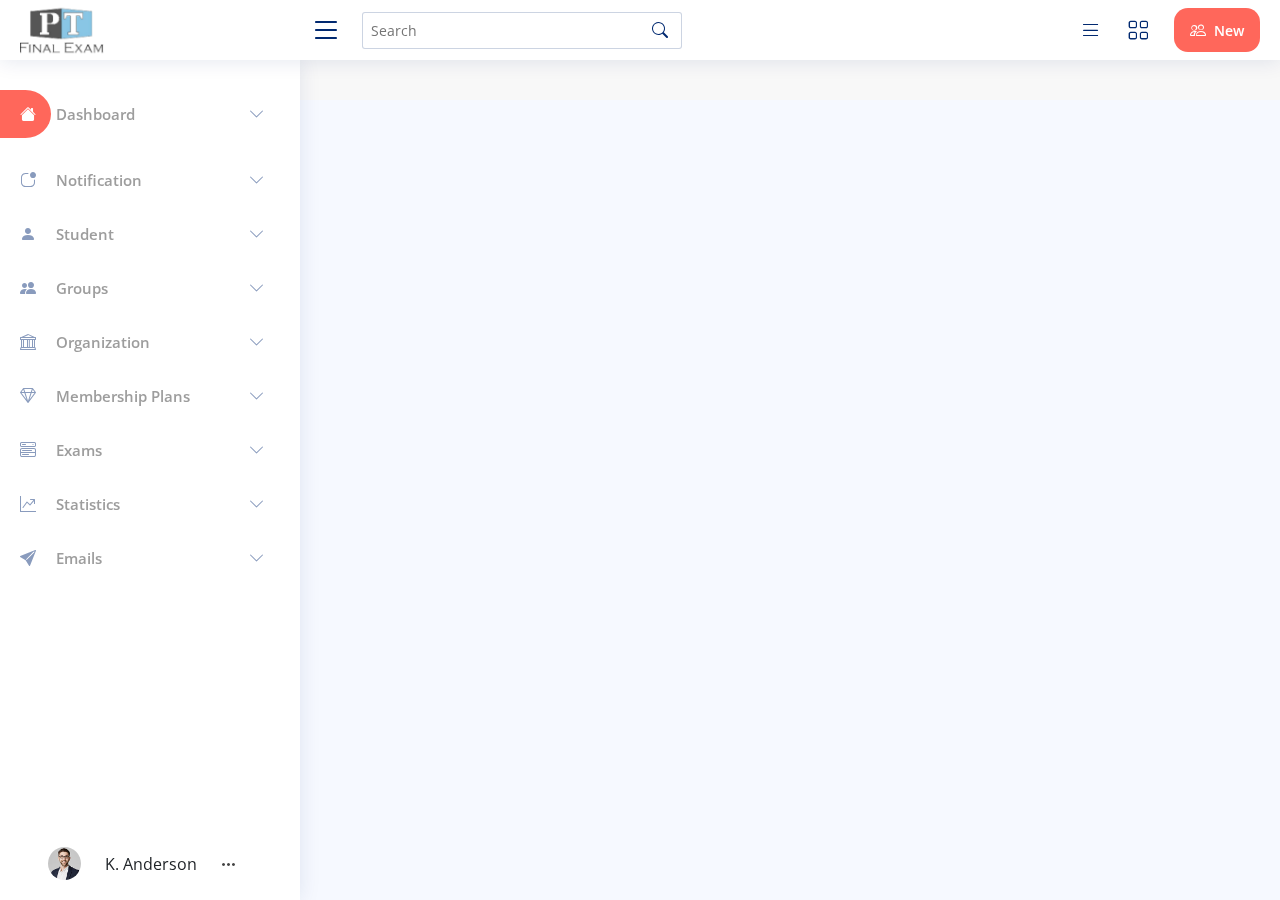
<file: index.html>
<!DOCTYPE html>
<html lang="en">

<head>
  <meta charset="utf-8">
  <meta content="width=device-width, initial-scale=1.0" name="viewport">

  <title>PTFM</title>
  <meta content="" name="description">
  <meta content="" name="keywords">
   <!-- <link href="assets/img/favicon.png" rel="icon"> -->
  <link href="assets/img/apple-touch-icon.png" rel="apple-touch-icon">

  <link rel="preconnect" href="https://fonts.googleapis.com">
<link rel="preconnect" href="https://fonts.gstatic.com" crossorigin>
<link href="https://fonts.googleapis.com/css2?family=Open+Sans:wght@400;500;600;700;800&display=swap" rel="stylesheet">
  <link href="assets/vendor/bootstrap/css/bootstrap.min.css" rel="stylesheet">
  <link href="assets/vendor/bootstrap-icons/bootstrap-icons.css" rel="stylesheet">
  <link href="assets/vendor/boxicons/css/boxicons.min.css" rel="stylesheet">
  <link href="assets/vendor/remixicon/remixicon.css" rel="stylesheet">
  <link href="assets/vendor/simple-datatables/style.css" rel="stylesheet">

  <link href="assets/css/style.css" rel="stylesheet">

</head>

<body>

  <!-- ======= Header ======= -->
  <header id="header" class="header fixed-top d-flex align-items-center">

    <div class="d-flex align-items-center justify-content-between">
      <a href="index.html" class="logo d-flex align-items-center">
        <img src="assets/img/PT-Final-Exam-Logo.png" alt="">
        <!-- <span class="d-none d-lg-block">PT Final Exam</span> -->
      </a>
      <i class="bi bi-list toggle-sidebar-btn"></i>
    </div><!-- End Logo -->

    <div class="search-bar">
      <form class="search-form d-flex align-items-center" method="POST" action="#">
        <input type="text" name="query" placeholder="Search" title="Enter search keyword">
        <button type="submit" title="Search"><i class="bi bi-search"></i></button>
      </form>
    </div><!-- End Search Bar -->

    <nav class="header-nav ms-auto">
      <ul class="d-flex align-items-center">

        <li class="nav-item d-block d-lg-none">
          <a class="nav-link nav-icon search-bar-toggle " href="#">
            <i class="bi bi-search"></i>
          </a>
        </li><!-- End Search Icon-->

        <li class="nav-item">

          <a class="nav-link nav-icon">
            <i class="bi bi-list"></i>
          </a>

        </li>

        <li class="nav-item dropdown">

          <a class="nav-link nav-icon">
            <i class="bi bi-grid"></i>
          </a>     

        </li>

        <li class="nav-item add-new-btn">

          <a class="nav-link nav-profile d-flex align-items-center pe-0" href="#">
            <i class="bi bi-people"></i>
            <span class="d-none d-md-block ps-2">New </span>
          </a> 

          
        </li> 

      </ul>
    </nav> 

  </header><!-- End Header -->

  <!-- ======= Sidebar ======= -->
  <aside id="sidebar" class="sidebar ps-0 d-flex flex-column justify-content-between ">

    <ul class="sidebar-nav" id="sidebar-nav">

      
      <li class="nav-item">
        <a class="nav-link collapsed active" data-bs-target="#dashboard-nav" data-bs-toggle="collapse" href="index.html">
          <i class="bi bi-house-fill"></i><span>Dashboard</span><i class="bi bi-chevron-down ms-auto"></i>
        </a>
        <ul id="dashboard-nav" class="nav-content collapse " data-bs-parent="#sidebar-nav">
          <li>
            <a href="index.html">
              <i class="bi bi-circle"></i><span>Dashboard</span>
            </a>
          </li>         
                  
        </ul>
      </li> 
      <li class="nav-item">
        <a class="nav-link collapsed" data-bs-target="#notification-nav" data-bs-toggle="collapse" href="#">
          <i class="bi bi-app-indicator"></i><span>Notification</span><i class="bi bi-chevron-down ms-auto"></i>
        </a>
        <ul id="notification-nav" class="nav-content collapse " data-bs-parent="#sidebar-nav">
          <li>
            <a href="#">
              <i class="bi bi-circle"></i><span>Sub menu</span>
            </a>
          </li>          
          <li>
            <a href="#">
              <i class="bi bi-circle"></i><span>Sub menu</span>
            </a>
          </li>          
        </ul>
      </li> 
      <li class="nav-item">
        <a class="nav-link collapsed" data-bs-target="#student-nav" data-bs-toggle="collapse" href="#">
          <i class="bi bi-person-fill"></i> Student</span><i class="bi bi-chevron-down ms-auto"></i>
        </a>
        <ul id="student-nav" class="nav-content collapse " data-bs-parent="#sidebar-nav">
          <li>
            <a href="#">
              <i class="bi bi-circle"></i><span>Sub menu</span>
            </a>
          </li>          
          <li>
            <a href="#">
              <i class="bi bi-circle"></i><span>Sub menu</span>
            </a>
          </li>          
        </ul>
      </li> 
      <li class="nav-item">
        <a class="nav-link collapsed" data-bs-target="#groups-nav" data-bs-toggle="collapse" href="#">
          <i class="bi bi-people-fill"></i><span>Groups</span><i class="bi bi-chevron-down ms-auto"></i>
        </a>
        <ul id="groups-nav" class="nav-content collapse " data-bs-parent="#sidebar-nav">
          <li>
            <a href="#">
              <i class="bi bi-circle"></i><span>Sub menu</span>
            </a>
          </li>          
          <li>
            <a href="#">
              <i class="bi bi-circle"></i><span>Sub menu</span>
            </a>
          </li>          
        </ul>
      </li> 
      <li class="nav-item">
        <a class="nav-link collapsed" data-bs-target="#organization-nav" data-bs-toggle="collapse" href="organization.html">
          <i class="bi bi-bank"></i><span>Organization</span><i class="bi bi-chevron-down ms-auto"></i>
        </a>
        <ul id="organization-nav" class="nav-content collapse " data-bs-parent="#sidebar-nav">
          <li>
            <a href="organization.html">
              <i class="bi bi-circle"></i><span>Organization</span>
            </a>
          </li>          
          <li>
            <a href="#">
              <i class="bi bi-circle"></i><span>Sub menu</span>
            </a>
          </li>          
        </ul>
      </li> 
      <li class="nav-item">
        <a class="nav-link collapsed" data-bs-target="#membership-nav" data-bs-toggle="collapse" href="#">
          <i class="bi bi-gem"></i> <span> Membership Plans</span> <i class="bi bi-chevron-down ms-auto"></i>
        </a>
        <ul id="membership-nav" class="nav-content collapse " data-bs-parent="#sidebar-nav">
          <li>
            <a href="membership-view.html">
              <i class="bi bi-circle"></i><span>Membership</span>
            </a>
          </li>          
          <li>
            <a href="#">
              <i class="bi bi-circle"></i><span>Sub menu</span>
            </a>
          </li>          
        </ul>
      </li> 
      <li class="nav-item">
        <a class="nav-link collapsed" data-bs-target="#exams-nav" data-bs-toggle="collapse" href="#">
          <i class="bi bi-menu-button-wide"></i><span>Exams</span><i class="bi bi-chevron-down ms-auto"></i>
        </a>
        <ul id="exams-nav" class="nav-content collapse " data-bs-parent="#sidebar-nav">
          <li>
            <a href="examlist.html">
              <i class="bi bi-circle"></i><span>Exam List</span>
            </a>
          </li>          
          <li>
            <a href="#">
              <i class="bi bi-circle"></i><span>Sub menu</span>
            </a>
          </li>          
        </ul>
      </li> 
      <li class="nav-item">
        <a class="nav-link collapsed" data-bs-target="#statistics-nav" data-bs-toggle="collapse" href="#">
          <i class="bi bi-graph-up-arrow"></i> <span>Statistics</span><i class="bi bi-chevron-down ms-auto"></i>
        </a>
        <ul id="statistics-nav" class="nav-content collapse " data-bs-parent="#sidebar-nav">
          <li>
            <a href="#">
              <i class="bi bi-circle"></i><span>Sub menu</span>
            </a>
          </li>          
          <li>
            <a href="#">
              <i class="bi bi-circle"></i><span>Sub menu</span>
            </a>
          </li>          
        </ul>
      </li> 
      <li class="nav-item">
        <a class="nav-link collapsed" data-bs-target="#emails-nav" data-bs-toggle="collapse" href="#">
          <i class="bi bi-send-fill"></i> <span>Emails</span><i class="bi bi-chevron-down ms-auto"></i>
        </a>
        <ul id="emails-nav" class="nav-content collapse " data-bs-parent="#sidebar-nav">
          <li>
            <a href="#">
              <i class="bi bi-circle"></i><span>Sub menu</span>
            </a>
          </li>          
          <li>
            <a href="login.html">
              <i class="bi bi-circle"></i><span>Sub menu</span>
            </a>
          </li>          
        </ul>
      </li> 
      
    </ul>
    <div class="user-profile">
      <a class="nav-link nav-profile d-flex align-items-center  pe-0 ms-5" href="#" data-bs-toggle="dropdown">
        <img width="33px" src="assets/img/profile-img.jpg" alt="Profile" class="rounded-circle">
        <span class="d-none d-md-block text-dark  px-4">K. Anderson</span> <i class="bi bi-three-dots"></i>
      </a>
    </div>

  </aside><!-- End Sidebar-->

  <main id="main" class="main">

   
    <section class="section dashboard">
      <div class="row ">

               
        
      </div>
       
    </section>

  </main><!-- End #main -->

  <!-- ======= Footer ======= -->
  

  <a href="#" class="back-to-top d-flex align-items-center justify-content-center"><i class="bi bi-arrow-up-short"></i></a>

  <!-- Vendor JS Files -->
  <script src="assets/vendor/bootstrap/js/bootstrap.bundle.min.js"></script>
  <script src="assets/vendor/quill/quill.min.js"></script>
  <script src="assets/vendor/simple-datatables/simple-datatables.js"></script>
  <script src="assets/vendor/tinymce/tinymce.min.js"></script>
  <script src="assets/vendor/php-email-form/validate.js"></script>

  <!-- Template Main JS File -->
  <script src="assets/js/main.js"></script>

</body>

</html>
</file>
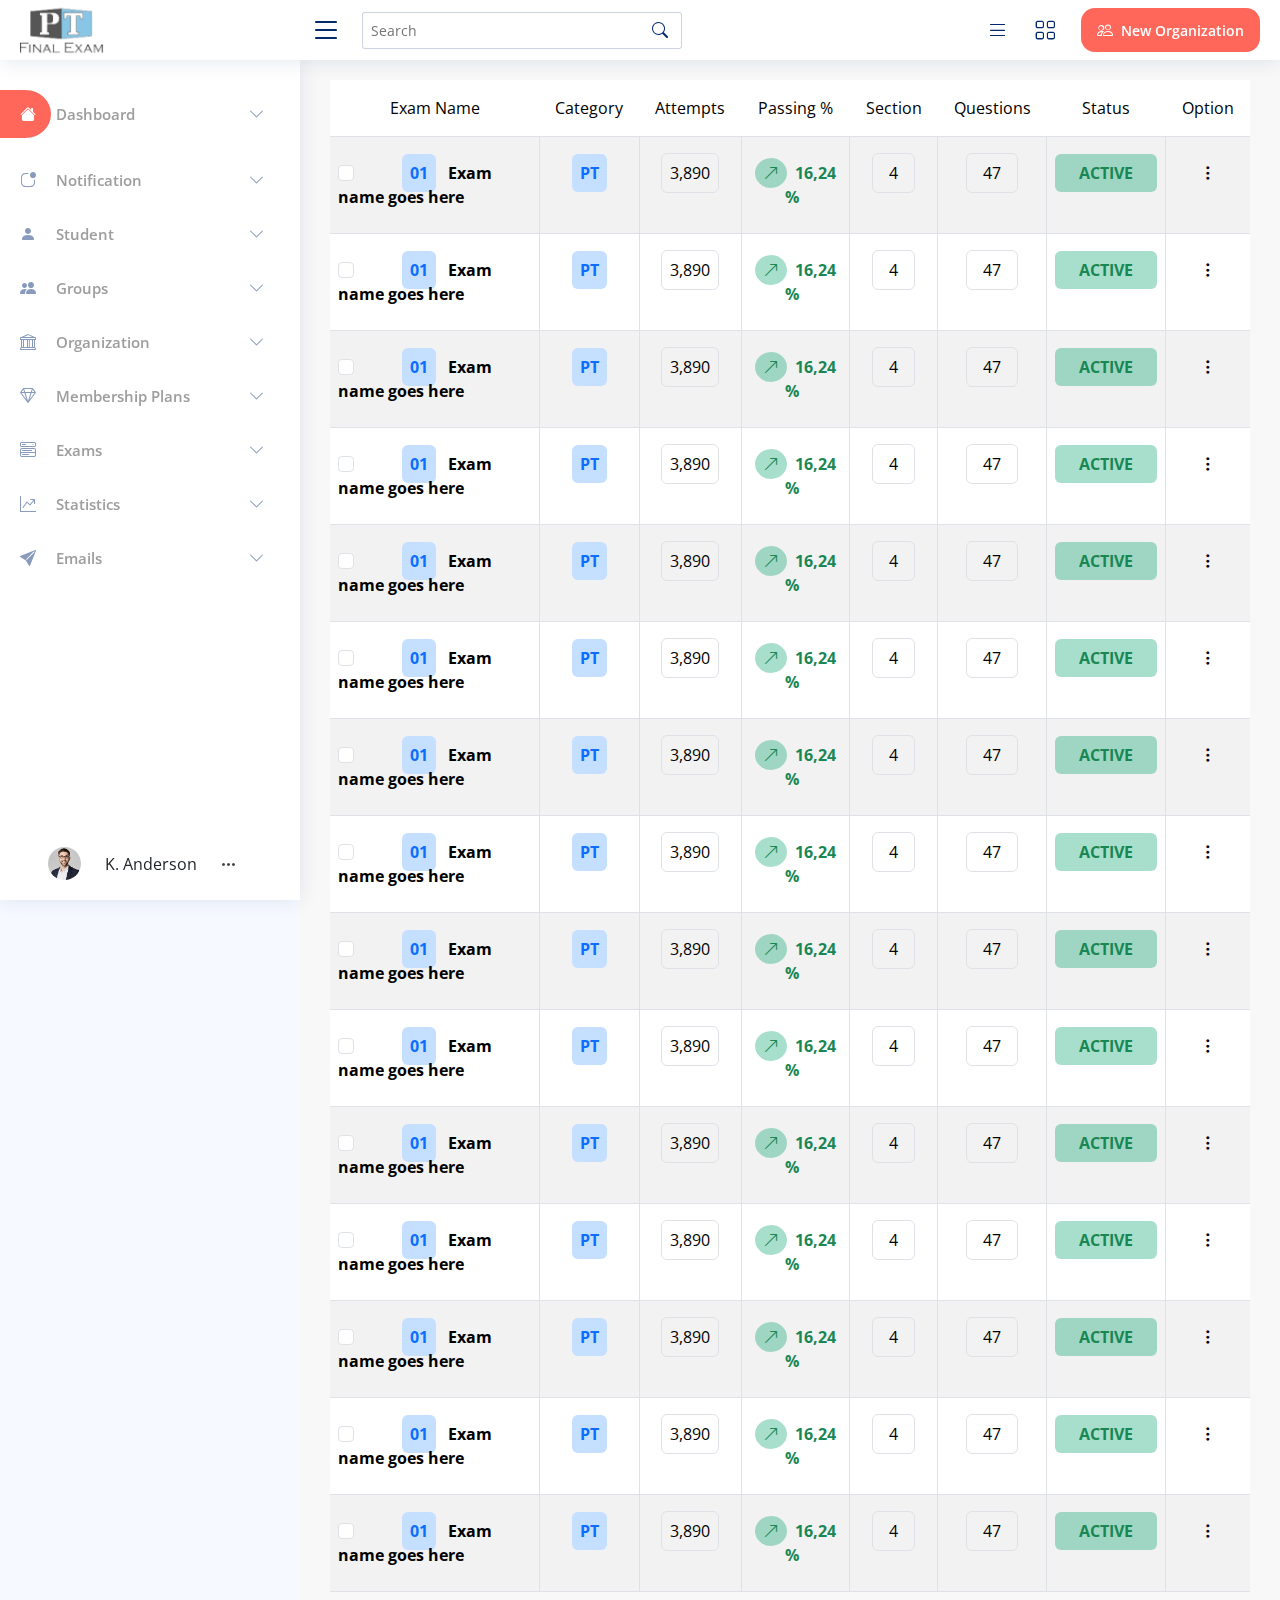
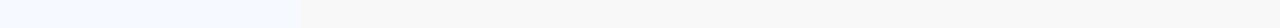
<file: examlist.html>
<!DOCTYPE html>
<html lang="en">

<head>
  <meta charset="utf-8">
  <meta content="width=device-width, initial-scale=1.0" name="viewport">

  <title>PTFM</title>
  <meta content="" name="description">
  <meta content="" name="keywords">
   <!-- <link href="assets/img/favicon.png" rel="icon"> -->
  <link href="assets/img/apple-touch-icon.png" rel="apple-touch-icon">

  <link rel="preconnect" href="https://fonts.googleapis.com">
<link rel="preconnect" href="https://fonts.gstatic.com" crossorigin>
<link href="https://fonts.googleapis.com/css2?family=Open+Sans:wght@400;500;600;700;800&display=swap" rel="stylesheet">
  <link href="assets/vendor/bootstrap/css/bootstrap.min.css" rel="stylesheet">
  <link href="assets/vendor/bootstrap-icons/bootstrap-icons.css" rel="stylesheet">
  <link href="assets/vendor/boxicons/css/boxicons.min.css" rel="stylesheet">
  <link href="assets/vendor/remixicon/remixicon.css" rel="stylesheet">
  <link href="https://cdn.datatables.net/1.13.6/css/dataTables.bootstrap5.min.css" rel="stylesheet">

  <link href="https://cdnjs.cloudflare.com/ajax/libs/twitter-bootstrap/5.3.0/css/bootstrap.min.css" rel="stylesheet">

  <link href="assets/css/style.css" rel="stylesheet">

</head>

<body>

  <!-- ======= Header ======= -->
  <header id="header" class="header fixed-top d-flex align-items-center">

    <div class="d-flex align-items-center justify-content-between">
      <a href="index.html" class="logo d-flex align-items-center">
        <img src="assets/img/PT-Final-Exam-Logo.png" alt="">
        <!-- <span class="d-none d-lg-block">PT Final Exam</span> -->
      </a>
      <i class="bi bi-list toggle-sidebar-btn"></i>
    </div><!-- End Logo -->

    <div class="search-bar">
      <form class="search-form d-flex align-items-center" method="POST" action="#">
        <input type="text" name="query" placeholder="Search" title="Enter search keyword">
        <button type="submit" title="Search"><i class="bi bi-search"></i></button>
      </form>
    </div><!-- End Search Bar -->

    <nav class="header-nav ms-auto">
      <ul class="d-flex align-items-center">

        <li class="nav-item d-block d-lg-none">
          <a class="nav-link nav-icon search-bar-toggle " href="#">
            <i class="bi bi-search"></i>
          </a>
        </li><!-- End Search Icon-->

        <li class="nav-item">

          <a class="nav-link nav-icon">
            <i class="bi bi-list"></i>
          </a>

        </li>

        <li class="nav-item dropdown">

          <a class="nav-link nav-icon">
            <i class="bi bi-grid"></i>
          </a>     

        </li>

        <li class="nav-item add-new-btn">

          <a class="nav-link nav-profile d-flex align-items-center pe-0" href="#">
            <i class="bi bi-people"></i>
            <span class="d-none d-md-block ps-2">New Organization</span>
          </a> 

          
        </li> 

      </ul>
    </nav> 

  </header><!-- End Header -->

  <!-- ======= Sidebar ======= -->
  <aside id="sidebar" class="sidebar ps-0 d-flex flex-column justify-content-between ">

    <ul class="sidebar-nav" id="sidebar-nav">

      
      <li class="nav-item">
        <a class="nav-link collapsed active" data-bs-target="#dashboard-nav" data-bs-toggle="collapse" href="index.html">
          <i class="bi bi-house-fill"></i><span>Dashboard</span><i class="bi bi-chevron-down ms-auto"></i>
        </a>
        <ul id="dashboard-nav" class="nav-content collapse " data-bs-parent="#sidebar-nav">
          <li>
            <a href="index.html">
              <i class="bi bi-circle"></i><span>Dashboard</span>
            </a>
          </li>         
                  
        </ul>
      </li> 
      <li class="nav-item">
        <a class="nav-link collapsed" data-bs-target="#notification-nav" data-bs-toggle="collapse" href="#">
          <i class="bi bi-app-indicator"></i><span>Notification</span><i class="bi bi-chevron-down ms-auto"></i>
        </a>
        <ul id="notification-nav" class="nav-content collapse " data-bs-parent="#sidebar-nav">
          <li>
            <a href="#">
              <i class="bi bi-circle"></i><span>Sub menu</span>
            </a>
          </li>          
          <li>
            <a href="#">
              <i class="bi bi-circle"></i><span>Sub menu</span>
            </a>
          </li>          
        </ul>
      </li> 
      <li class="nav-item">
        <a class="nav-link collapsed" data-bs-target="#student-nav" data-bs-toggle="collapse" href="#">
          <i class="bi bi-person-fill"></i> Student</span><i class="bi bi-chevron-down ms-auto"></i>
        </a>
        <ul id="student-nav" class="nav-content collapse " data-bs-parent="#sidebar-nav">
          <li>
            <a href="#">
              <i class="bi bi-circle"></i><span>Sub menu</span>
            </a>
          </li>          
          <li>
            <a href="#">
              <i class="bi bi-circle"></i><span>Sub menu</span>
            </a>
          </li>          
        </ul>
      </li> 
      <li class="nav-item">
        <a class="nav-link collapsed" data-bs-target="#groups-nav" data-bs-toggle="collapse" href="#">
          <i class="bi bi-people-fill"></i><span>Groups</span><i class="bi bi-chevron-down ms-auto"></i>
        </a>
        <ul id="groups-nav" class="nav-content collapse " data-bs-parent="#sidebar-nav">
          <li>
            <a href="#">
              <i class="bi bi-circle"></i><span>Sub menu</span>
            </a>
          </li>          
          <li>
            <a href="#">
              <i class="bi bi-circle"></i><span>Sub menu</span>
            </a>
          </li>          
        </ul>
      </li> 
      <li class="nav-item">
        <a class="nav-link collapsed" data-bs-target="#organization-nav" data-bs-toggle="collapse" href="organization.html">
          <i class="bi bi-bank"></i><span>Organization</span><i class="bi bi-chevron-down ms-auto"></i>
        </a>
        <ul id="organization-nav" class="nav-content collapse " data-bs-parent="#sidebar-nav">
          <li>
            <a href="organization.html">
              <i class="bi bi-circle"></i><span>Organization</span>
            </a>
          </li>          
          <li>
            <a href="#">
              <i class="bi bi-circle"></i><span>Sub menu</span>
            </a>
          </li>          
        </ul>
      </li> 
      <li class="nav-item">
        <a class="nav-link collapsed" data-bs-target="#membership-nav" data-bs-toggle="collapse" href="#">
          <i class="bi bi-gem"></i> <span> Membership Plans</span> <i class="bi bi-chevron-down ms-auto"></i>
        </a>
        <ul id="membership-nav" class="nav-content collapse " data-bs-parent="#sidebar-nav">
          <li>
            <a href="membership-view.html">
              <i class="bi bi-circle"></i><span>Membership</span>
            </a>
          </li>          
          <li>
            <a href="#">
              <i class="bi bi-circle"></i><span>Sub menu</span>
            </a>
          </li>          
        </ul>
      </li> 
      <li class="nav-item">
        <a class="nav-link collapsed" data-bs-target="#exams-nav" data-bs-toggle="collapse" href="#">
          <i class="bi bi-menu-button-wide"></i><span>Exams</span><i class="bi bi-chevron-down ms-auto"></i>
        </a>
        <ul id="exams-nav" class="nav-content collapse " data-bs-parent="#sidebar-nav">
          <li>
            <a href="examlist.html">
              <i class="bi bi-circle"></i><span>Exam List</span>
            </a>
          </li>          
          <li>
            <a href="#">
              <i class="bi bi-circle"></i><span>Sub menu</span>
            </a>
          </li>          
        </ul>
      </li> 
      <li class="nav-item">
        <a class="nav-link collapsed" data-bs-target="#statistics-nav" data-bs-toggle="collapse" href="#">
          <i class="bi bi-graph-up-arrow"></i> <span>Statistics</span><i class="bi bi-chevron-down ms-auto"></i>
        </a>
        <ul id="statistics-nav" class="nav-content collapse " data-bs-parent="#sidebar-nav">
          <li>
            <a href="#">
              <i class="bi bi-circle"></i><span>Sub menu</span>
            </a>
          </li>          
          <li>
            <a href="#">
              <i class="bi bi-circle"></i><span>Sub menu</span>
            </a>
          </li>          
        </ul>
      </li> 
      <li class="nav-item">
        <a class="nav-link collapsed" data-bs-target="#emails-nav" data-bs-toggle="collapse" href="#">
          <i class="bi bi-send-fill"></i> <span>Emails</span><i class="bi bi-chevron-down ms-auto"></i>
        </a>
        <ul id="emails-nav" class="nav-content collapse " data-bs-parent="#sidebar-nav">
          <li>
            <a href="#">
              <i class="bi bi-circle"></i><span>Sub menu</span>
            </a>
          </li>          
          <li>
            <a href="login.html">
              <i class="bi bi-circle"></i><span>Sub menu</span>
            </a>
          </li>          
        </ul>
      </li> 
      
    </ul>
    <div class="user-profile">
      <a class="nav-link nav-profile d-flex align-items-center  pe-0 ms-5" href="#" data-bs-toggle="dropdown">
        <img width="33px" src="assets/img/profile-img.jpg" alt="Profile" class="rounded-circle">
        <span class="d-none d-md-block text-dark  px-4">K. Anderson</span> <i class="bi bi-three-dots"></i>
      </a>
    </div>

  </aside><!-- End Sidebar-->

  <main id="main" class="main">

   
    <section class="section dashboard">
      
        <table id="tablelist" class="table table-striped" style="width:100%">
            <thead>
                <tr>
                    <th class="p-3 bg-white fw-normal text-center">Exam Name</th>
                    <th class="p-3 bg-white fw-normal text-center">Category</th>
                    <th class="p-3 bg-white fw-normal text-center">Attempts</th>
                    <th class="p-3 bg-white fw-normal text-center">Passing %</th>
                    <th class="p-3 bg-white fw-normal text-center">Section</th>
                    <th class="p-3 bg-white fw-normal text-center">Questions</th>
                    <th class="p-3 bg-white fw-normal text-center">Status</th>
                    <th class="p-3 bg-white fw-normal text-center">Option</th>
                </tr>
            </thead>
            <tbody>
                <tr>
                    <td class="py-4 bg-white border-end fw-bold"><input class="form-check-input" type="checkbox" value="" id="flexCheckDefault"><span class="exam-number bg-number ms-5 p-2 rounded text-primary fw-bold">01</span> <span class="ms-2">Exam name goes here</span> </td>
                    <td class="py-4 text-center bg-white border-end"><span class="exam-number bg-number p-2 rounded text-primary fw-bold">PT</span></td>
                    <td class="py-4 text-center bg-white border-end"><span class="border rounded p-2">3,890</span></td>
                    <td class="py-4 text-center bg-white border-end"><i class="bi bi-arrow-up-right text-success bg-activelist py-1 px-2 rounded-circle"></i><span class="text-success fw-bold p-2">16,24 %</span></td>
                    <td class="py-4 text-center bg-white border-end"><span class="border rounded py-2 px-3">4</span></td>
                    <td class="py-4 text-center bg-white border-end"><span class="border rounded py-2 px-3">47</span></td>
                    <td class="py-4 text-center bg-white border-end"><span class="text-success fw-bold bg-activelist py-2 px-4 rounded">ACTIVE</span></td>
                    <td class="py-4 text-center bg-white"><i class="bi bi-three-dots-vertical"></i></td>
                </tr>
                <tr>
                    <td class="py-4 bg-white border-end fw-bold"><input class="form-check-input" type="checkbox" value="" id="flexCheckDefault"><span class="exam-number bg-number ms-5 p-2 rounded text-primary fw-bold">01</span> <span class="ms-2">Exam name goes here</span> </td>
                    <td class="py-4 text-center bg-white border-end"><span class="exam-number bg-number p-2 rounded text-primary fw-bold">PT</span></td>
                    <td class="py-4 text-center bg-white border-end"><span class="border rounded p-2">3,890</span></td>
                    <td class="py-4 text-center bg-white border-end"><i class="bi bi-arrow-up-right text-success bg-activelist py-1 px-2 rounded-circle"></i><span class="text-success fw-bold p-2">16,24 %</span></td>
                    <td class="py-4 text-center bg-white border-end"><span class="border rounded py-2 px-3">4</span></td>
                    <td class="py-4 text-center bg-white border-end"><span class="border rounded py-2 px-3">47</span></td>
                    <td class="py-4 text-center bg-white border-end"><span class="text-success fw-bold bg-activelist py-2 px-4 rounded">ACTIVE</span></td>
                    <td class="py-4 text-center bg-white"><i class="bi bi-three-dots-vertical"></i></td>
                </tr>
                <tr>
                    <td class="py-4 bg-white border-end fw-bold"><input class="form-check-input" type="checkbox" value="" id="flexCheckDefault"><span class="exam-number bg-number ms-5 p-2 rounded text-primary fw-bold">01</span> <span class="ms-2">Exam name goes here</span> </td>
                    <td class="py-4 text-center bg-white border-end"><span class="exam-number bg-number p-2 rounded text-primary fw-bold">PT</span></td>
                    <td class="py-4 text-center bg-white border-end"><span class="border rounded p-2">3,890</span></td>
                    <td class="py-4 text-center bg-white border-end"><i class="bi bi-arrow-up-right text-success bg-activelist py-1 px-2 rounded-circle"></i><span class="text-success fw-bold p-2">16,24 %</span></td>
                    <td class="py-4 text-center bg-white border-end"><span class="border rounded py-2 px-3">4</span></td>
                    <td class="py-4 text-center bg-white border-end"><span class="border rounded py-2 px-3">47</span></td>
                    <td class="py-4 text-center bg-white border-end"><span class="text-success fw-bold bg-activelist py-2 px-4 rounded">ACTIVE</span></td>
                    <td class="py-4 text-center bg-white"><i class="bi bi-three-dots-vertical"></i></td>
                </tr>
                <tr>
                    <td class="py-4 bg-white border-end fw-bold"><input class="form-check-input" type="checkbox" value="" id="flexCheckDefault"><span class="exam-number bg-number ms-5 p-2 rounded text-primary fw-bold">01</span> <span class="ms-2">Exam name goes here</span> </td>
                    <td class="py-4 text-center bg-white border-end"><span class="exam-number bg-number p-2 rounded text-primary fw-bold">PT</span></td>
                    <td class="py-4 text-center bg-white border-end"><span class="border rounded p-2">3,890</span></td>
                    <td class="py-4 text-center bg-white border-end"><i class="bi bi-arrow-up-right text-success bg-activelist py-1 px-2 rounded-circle"></i><span class="text-success fw-bold p-2">16,24 %</span></td>
                    <td class="py-4 text-center bg-white border-end"><span class="border rounded py-2 px-3">4</span></td>
                    <td class="py-4 text-center bg-white border-end"><span class="border rounded py-2 px-3">47</span></td>
                    <td class="py-4 text-center bg-white border-end"><span class="text-success fw-bold bg-activelist py-2 px-4 rounded">ACTIVE</span></td>
                    <td class="py-4 text-center bg-white"><i class="bi bi-three-dots-vertical"></i></td>
                </tr>
                <tr>
                    <td class="py-4 bg-white border-end fw-bold"><input class="form-check-input" type="checkbox" value="" id="flexCheckDefault"><span class="exam-number bg-number ms-5 p-2 rounded text-primary fw-bold">01</span> <span class="ms-2">Exam name goes here</span> </td>
                    <td class="py-4 text-center bg-white border-end"><span class="exam-number bg-number p-2 rounded text-primary fw-bold">PT</span></td>
                    <td class="py-4 text-center bg-white border-end"><span class="border rounded p-2">3,890</span></td>
                    <td class="py-4 text-center bg-white border-end"><i class="bi bi-arrow-up-right text-success bg-activelist py-1 px-2 rounded-circle"></i><span class="text-success fw-bold p-2">16,24 %</span></td>
                    <td class="py-4 text-center bg-white border-end"><span class="border rounded py-2 px-3">4</span></td>
                    <td class="py-4 text-center bg-white border-end"><span class="border rounded py-2 px-3">47</span></td>
                    <td class="py-4 text-center bg-white border-end"><span class="text-success fw-bold bg-activelist py-2 px-4 rounded">ACTIVE</span></td>
                    <td class="py-4 text-center bg-white"><i class="bi bi-three-dots-vertical"></i></td>
                </tr>
                <tr>
                    <td class="py-4 bg-white border-end fw-bold"><input class="form-check-input" type="checkbox" value="" id="flexCheckDefault"><span class="exam-number bg-number ms-5 p-2 rounded text-primary fw-bold">01</span> <span class="ms-2">Exam name goes here</span> </td>
                    <td class="py-4 text-center bg-white border-end"><span class="exam-number bg-number p-2 rounded text-primary fw-bold">PT</span></td>
                    <td class="py-4 text-center bg-white border-end"><span class="border rounded p-2">3,890</span></td>
                    <td class="py-4 text-center bg-white border-end"><i class="bi bi-arrow-up-right text-success bg-activelist py-1 px-2 rounded-circle"></i><span class="text-success fw-bold p-2">16,24 %</span></td>
                    <td class="py-4 text-center bg-white border-end"><span class="border rounded py-2 px-3">4</span></td>
                    <td class="py-4 text-center bg-white border-end"><span class="border rounded py-2 px-3">47</span></td>
                    <td class="py-4 text-center bg-white border-end"><span class="text-success fw-bold bg-activelist py-2 px-4 rounded">ACTIVE</span></td>
                    <td class="py-4 text-center bg-white"><i class="bi bi-three-dots-vertical"></i></td>
                </tr>
                <tr>
                    <td class="py-4 bg-white border-end fw-bold"><input class="form-check-input" type="checkbox" value="" id="flexCheckDefault"><span class="exam-number bg-number ms-5 p-2 rounded text-primary fw-bold">01</span> <span class="ms-2">Exam name goes here</span> </td>
                    <td class="py-4 text-center bg-white border-end"><span class="exam-number bg-number p-2 rounded text-primary fw-bold">PT</span></td>
                    <td class="py-4 text-center bg-white border-end"><span class="border rounded p-2">3,890</span></td>
                    <td class="py-4 text-center bg-white border-end"><i class="bi bi-arrow-up-right text-success bg-activelist py-1 px-2 rounded-circle"></i><span class="text-success fw-bold p-2">16,24 %</span></td>
                    <td class="py-4 text-center bg-white border-end"><span class="border rounded py-2 px-3">4</span></td>
                    <td class="py-4 text-center bg-white border-end"><span class="border rounded py-2 px-3">47</span></td>
                    <td class="py-4 text-center bg-white border-end"><span class="text-success fw-bold bg-activelist py-2 px-4 rounded">ACTIVE</span></td>
                    <td class="py-4 text-center bg-white"><i class="bi bi-three-dots-vertical"></i></td>
                </tr>
                <tr>
                    <td class="py-4 bg-white border-end fw-bold"><input class="form-check-input" type="checkbox" value="" id="flexCheckDefault"><span class="exam-number bg-number ms-5 p-2 rounded text-primary fw-bold">01</span> <span class="ms-2">Exam name goes here</span> </td>
                    <td class="py-4 text-center bg-white border-end"><span class="exam-number bg-number p-2 rounded text-primary fw-bold">PT</span></td>
                    <td class="py-4 text-center bg-white border-end"><span class="border rounded p-2">3,890</span></td>
                    <td class="py-4 text-center bg-white border-end"><i class="bi bi-arrow-up-right text-success bg-activelist py-1 px-2 rounded-circle"></i><span class="text-success fw-bold p-2">16,24 %</span></td>
                    <td class="py-4 text-center bg-white border-end"><span class="border rounded py-2 px-3">4</span></td>
                    <td class="py-4 text-center bg-white border-end"><span class="border rounded py-2 px-3">47</span></td>
                    <td class="py-4 text-center bg-white border-end"><span class="text-success fw-bold bg-activelist py-2 px-4 rounded">ACTIVE</span></td>
                    <td class="py-4 text-center bg-white"><i class="bi bi-three-dots-vertical"></i></td>
                </tr>
                <tr>
                    <td class="py-4 bg-white border-end fw-bold"><input class="form-check-input" type="checkbox" value="" id="flexCheckDefault"><span class="exam-number bg-number ms-5 p-2 rounded text-primary fw-bold">01</span> <span class="ms-2">Exam name goes here</span> </td>
                    <td class="py-4 text-center bg-white border-end"><span class="exam-number bg-number p-2 rounded text-primary fw-bold">PT</span></td>
                    <td class="py-4 text-center bg-white border-end"><span class="border rounded p-2">3,890</span></td>
                    <td class="py-4 text-center bg-white border-end"><i class="bi bi-arrow-up-right text-success bg-activelist py-1 px-2 rounded-circle"></i><span class="text-success fw-bold p-2">16,24 %</span></td>
                    <td class="py-4 text-center bg-white border-end"><span class="border rounded py-2 px-3">4</span></td>
                    <td class="py-4 text-center bg-white border-end"><span class="border rounded py-2 px-3">47</span></td>
                    <td class="py-4 text-center bg-white border-end"><span class="text-success fw-bold bg-activelist py-2 px-4 rounded">ACTIVE</span></td>
                    <td class="py-4 text-center bg-white"><i class="bi bi-three-dots-vertical"></i></td>
                </tr>
                <tr>
                    <td class="py-4 bg-white border-end fw-bold"><input class="form-check-input" type="checkbox" value="" id="flexCheckDefault"><span class="exam-number bg-number ms-5 p-2 rounded text-primary fw-bold">01</span> <span class="ms-2">Exam name goes here</span> </td>
                    <td class="py-4 text-center bg-white border-end"><span class="exam-number bg-number p-2 rounded text-primary fw-bold">PT</span></td>
                    <td class="py-4 text-center bg-white border-end"><span class="border rounded p-2">3,890</span></td>
                    <td class="py-4 text-center bg-white border-end"><i class="bi bi-arrow-up-right text-success bg-activelist py-1 px-2 rounded-circle"></i><span class="text-success fw-bold p-2">16,24 %</span></td>
                    <td class="py-4 text-center bg-white border-end"><span class="border rounded py-2 px-3">4</span></td>
                    <td class="py-4 text-center bg-white border-end"><span class="border rounded py-2 px-3">47</span></td>
                    <td class="py-4 text-center bg-white border-end"><span class="text-success fw-bold bg-activelist py-2 px-4 rounded">ACTIVE</span></td>
                    <td class="py-4 text-center bg-white"><i class="bi bi-three-dots-vertical"></i></td>
                </tr>
                <tr>
                    <td class="py-4 bg-white border-end fw-bold"><input class="form-check-input" type="checkbox" value="" id="flexCheckDefault"><span class="exam-number bg-number ms-5 p-2 rounded text-primary fw-bold">01</span> <span class="ms-2">Exam name goes here</span> </td>
                    <td class="py-4 text-center bg-white border-end"><span class="exam-number bg-number p-2 rounded text-primary fw-bold">PT</span></td>
                    <td class="py-4 text-center bg-white border-end"><span class="border rounded p-2">3,890</span></td>
                    <td class="py-4 text-center bg-white border-end"><i class="bi bi-arrow-up-right text-success bg-activelist py-1 px-2 rounded-circle"></i><span class="text-success fw-bold p-2">16,24 %</span></td>
                    <td class="py-4 text-center bg-white border-end"><span class="border rounded py-2 px-3">4</span></td>
                    <td class="py-4 text-center bg-white border-end"><span class="border rounded py-2 px-3">47</span></td>
                    <td class="py-4 text-center bg-white border-end"><span class="text-success fw-bold bg-activelist py-2 px-4 rounded">ACTIVE</span></td>
                    <td class="py-4 text-center bg-white"><i class="bi bi-three-dots-vertical"></i></td>
                </tr>
                <tr>
                    <td class="py-4 bg-white border-end fw-bold"><input class="form-check-input" type="checkbox" value="" id="flexCheckDefault"><span class="exam-number bg-number ms-5 p-2 rounded text-primary fw-bold">01</span> <span class="ms-2">Exam name goes here</span> </td>
                    <td class="py-4 text-center bg-white border-end"><span class="exam-number bg-number p-2 rounded text-primary fw-bold">PT</span></td>
                    <td class="py-4 text-center bg-white border-end"><span class="border rounded p-2">3,890</span></td>
                    <td class="py-4 text-center bg-white border-end"><i class="bi bi-arrow-up-right text-success bg-activelist py-1 px-2 rounded-circle"></i><span class="text-success fw-bold p-2">16,24 %</span></td>
                    <td class="py-4 text-center bg-white border-end"><span class="border rounded py-2 px-3">4</span></td>
                    <td class="py-4 text-center bg-white border-end"><span class="border rounded py-2 px-3">47</span></td>
                    <td class="py-4 text-center bg-white border-end"><span class="text-success fw-bold bg-activelist py-2 px-4 rounded">ACTIVE</span></td>
                    <td class="py-4 text-center bg-white"><i class="bi bi-three-dots-vertical"></i></td>
                </tr>
                <tr>
                    <td class="py-4 bg-white border-end fw-bold"><input class="form-check-input" type="checkbox" value="" id="flexCheckDefault"><span class="exam-number bg-number ms-5 p-2 rounded text-primary fw-bold">01</span> <span class="ms-2">Exam name goes here</span> </td>
                    <td class="py-4 text-center bg-white border-end"><span class="exam-number bg-number p-2 rounded text-primary fw-bold">PT</span></td>
                    <td class="py-4 text-center bg-white border-end"><span class="border rounded p-2">3,890</span></td>
                    <td class="py-4 text-center bg-white border-end"><i class="bi bi-arrow-up-right text-success bg-activelist py-1 px-2 rounded-circle"></i><span class="text-success fw-bold p-2">16,24 %</span></td>
                    <td class="py-4 text-center bg-white border-end"><span class="border rounded py-2 px-3">4</span></td>
                    <td class="py-4 text-center bg-white border-end"><span class="border rounded py-2 px-3">47</span></td>
                    <td class="py-4 text-center bg-white border-end"><span class="text-success fw-bold bg-activelist py-2 px-4 rounded">ACTIVE</span></td>
                    <td class="py-4 text-center bg-white"><i class="bi bi-three-dots-vertical"></i></td>
                </tr>
                <tr>
                    <td class="py-4 bg-white border-end fw-bold"><input class="form-check-input" type="checkbox" value="" id="flexCheckDefault"><span class="exam-number bg-number ms-5 p-2 rounded text-primary fw-bold">01</span> <span class="ms-2">Exam name goes here</span> </td>
                    <td class="py-4 text-center bg-white border-end"><span class="exam-number bg-number p-2 rounded text-primary fw-bold">PT</span></td>
                    <td class="py-4 text-center bg-white border-end"><span class="border rounded p-2">3,890</span></td>
                    <td class="py-4 text-center bg-white border-end"><i class="bi bi-arrow-up-right text-success bg-activelist py-1 px-2 rounded-circle"></i><span class="text-success fw-bold p-2">16,24 %</span></td>
                    <td class="py-4 text-center bg-white border-end"><span class="border rounded py-2 px-3">4</span></td>
                    <td class="py-4 text-center bg-white border-end"><span class="border rounded py-2 px-3">47</span></td>
                    <td class="py-4 text-center bg-white border-end"><span class="text-success fw-bold bg-activelist py-2 px-4 rounded">ACTIVE</span></td>
                    <td class="py-4 text-center bg-white"><i class="bi bi-three-dots-vertical"></i></td>
                </tr>
                <tr>
                    <td class="py-4 bg-white border-end fw-bold"><input class="form-check-input" type="checkbox" value="" id="flexCheckDefault"><span class="exam-number bg-number ms-5 p-2 rounded text-primary fw-bold">01</span> <span class="ms-2">Exam name goes here</span> </td>
                    <td class="py-4 text-center bg-white border-end"><span class="exam-number bg-number p-2 rounded text-primary fw-bold">PT</span></td>
                    <td class="py-4 text-center bg-white border-end"><span class="border rounded p-2">3,890</span></td>
                    <td class="py-4 text-center bg-white border-end"><i class="bi bi-arrow-up-right text-success bg-activelist py-1 px-2 rounded-circle"></i><span class="text-success fw-bold p-2">16,24 %</span></td>
                    <td class="py-4 text-center bg-white border-end"><span class="border rounded py-2 px-3">4</span></td>
                    <td class="py-4 text-center bg-white border-end"><span class="border rounded py-2 px-3">47</span></td>
                    <td class="py-4 text-center bg-white border-end"><span class="text-success fw-bold bg-activelist py-2 px-4 rounded">ACTIVE</span></td>
                    <td class="py-4 text-center bg-white"><i class="bi bi-three-dots-vertical"></i></td>
                </tr>
           
            </tbody>
            
        </table>
       
    </section>

  </main><!-- End #main -->

  <!-- ======= Footer ======= -->
  

  <a href="#" class="back-to-top d-flex align-items-center justify-content-center"><i class="bi bi-arrow-up-short"></i></a>

  <!-- Vendor JS Files -->
  <script src="assets/vendor/bootstrap/js/bootstrap.bundle.min.js"></script>
  <script src="assets/vendor/quill/quill.min.js"></script>
  <script src="assets/vendor/simple-datatables/simple-datatables.js"></script>
  <script src="assets/vendor/tinymce/tinymce.min.js"></script>
  <script src="assets/vendor/php-email-form/validate.js"></script>
  <script src="https://code.jquery.com/jquery-3.7.0.js"></script>
  <script src="https://cdn.datatables.net/1.13.6/js/jquery.dataTables.min.js"></script>
  <script src="https://cdn.datatables.net/1.13.6/js/dataTables.bootstrap5.min.js"></script>

  <!-- Template Main JS File -->
  <script src="assets/js/main.js"></script>
  <script>
 new DataTable('#tablelist');
  </script>
</body>

</html>
</file>
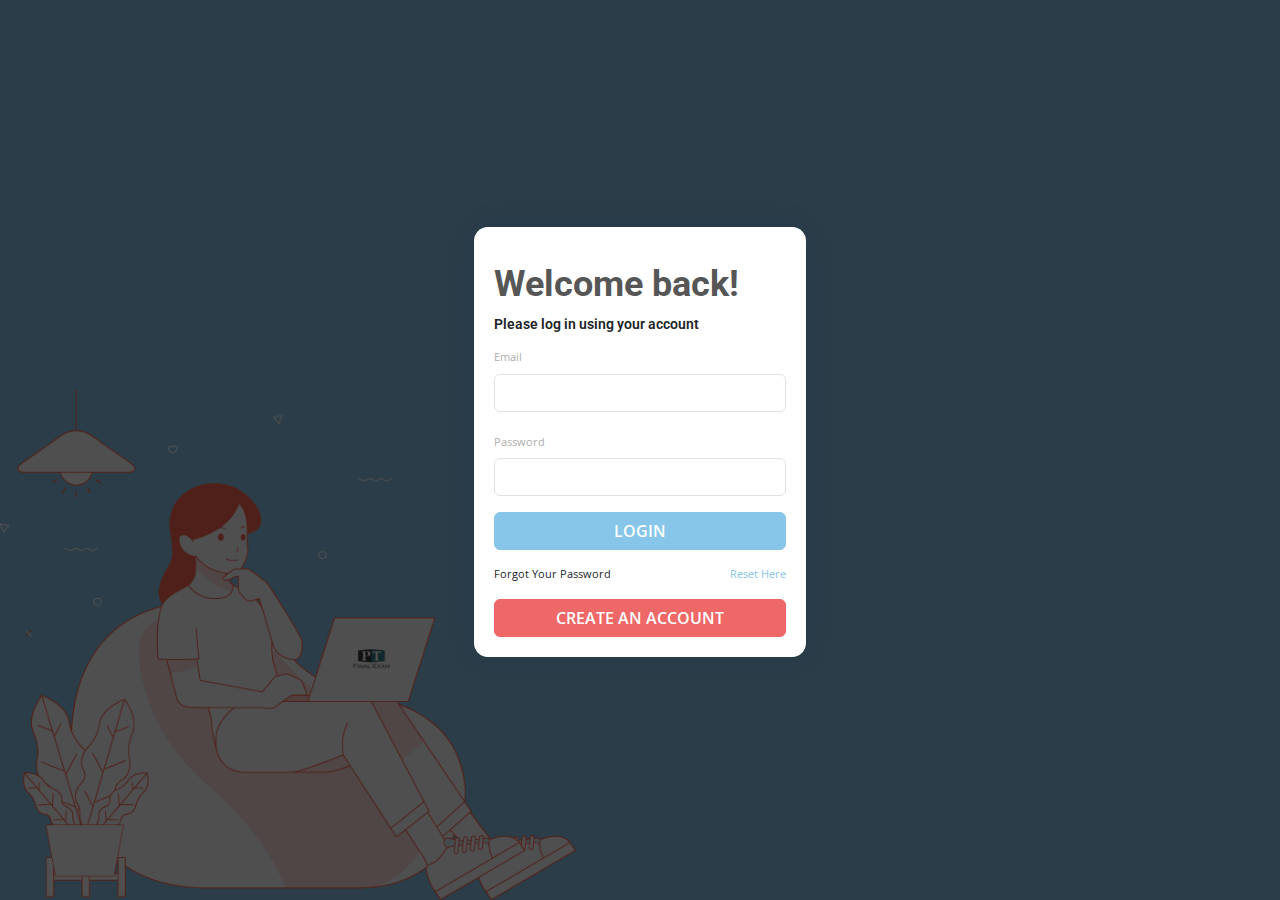
<file: login.html>
<!DOCTYPE html>
<html lang="en">

<head>
  <meta charset="utf-8">
  <meta content="width=device-width, initial-scale=1.0" name="viewport">

  <title> Login / Register - PTEF</title>
  <meta content="" name="description">
  <meta content="" name="keywords">



  <link href="assets/img/apple-touch-icon.png" rel="apple-touch-icon">


  <link href="https://fonts.gstatic.com" rel="preconnect">
  <link href="https://fonts.googleapis.com/css?family=Open+Sans:300,300i,400,400i,600,600i,700,700i|Nunito:300,300i,400,400i,600,600i,700,700i|Poppins:300,300i,400,400i,500,500i,600,600i,700,700i" rel="stylesheet">
  <link rel="preconnect" href="https://fonts.googleapis.com">
<link rel="preconnect" href="https://fonts.gstatic.com" crossorigin>
<link href="https://fonts.googleapis.com/css2?family=Roboto:wght@300;400;500;700;900&display=swap" rel="stylesheet">

  <link href="assets/vendor/bootstrap/css/bootstrap.min.css" rel="stylesheet">
  <link href="assets/vendor/bootstrap-icons/bootstrap-icons.css" rel="stylesheet">
  <link href="assets/vendor/remixicon/remixicon.css" rel="stylesheet">
  <link href="assets/vendor/simple-datatables/style.css" rel="stylesheet">

 
  <link href="assets/css/style.css" rel="stylesheet">
</head>

<body>

  <main>
      <section class="section register min-vh-100 d-flex flex-column align-items-center justify-content-center py-4">
        <div class="register-overlay"></div>
        <div class="container">
          <div class="row justify-content-center">
            <div class="col-lg-4 col-md-6 d-flex flex-column align-items-center justify-content-center p-4">              

              <div class="card mb-3">

                <div class="card-body">

                  <div class="pt-3 pb-2">
                    <h1 class="card-title pb-0 ">Welcome back!</h1>
                    <p class=" small mb-0">Please log in using your account</p>
                  </div>

                  <form class="row g-3 needs-validation mb-3" novalidate>

                    <div class="col-12">
                      <label for="yourUsername" class="form-label">Email</label>
                      <input type="text" name="username" class="form-control" id="yourUsername" required>
                      <div class="invalid-feedback">Please enter your email!</div>
                    </div>

                    <div class="col-12">
                      <label for="yourPassword" class="form-label">Password</label>
                      <input type="password" name="password" class="form-control" id="yourPassword" required>
                      <div class="invalid-feedback">Please enter your password!</div>
                    </div>
                    
                    <div class="col-12">
                      <button type="submit" class="btn login w-100 text-uppercase" type="submit">Login</button>
                    </div>
                    <div class="col-12">
                      <div class="d-flex justify-content-between forgot">
                        <a href="#" class="text-dark" for="rememberMe ">Forgot Your Password</a>
                        <a href="#" class="sky-light"> Reset Here</a>
                      </div>
                    </div>                    
                  </form>
                  
                  <div class="col-12">
                    <button  class="btn sign-up w-100 text-uppercase" type="submit">Create an account</button>
                  </div>

                </div>
              </div>

            </div>
          </div>
        </div>

      </section>
  </main>

  <a href="#" class="back-to-top d-flex align-items-center justify-content-center"><i class="bi bi-arrow-up-short"></i></a>

  
  <script src="assets/vendor/apexcharts/apexcharts.min.js"></script>
  <script src="assets/vendor/bootstrap/js/bootstrap.bundle.min.js"></script>
  <script src="assets/vendor/tinymce/tinymce.min.js"></script>
  <script src="assets/vendor/php-email-form/validate.js"></script>

  <script src="assets/js/main.js"></script>

</body>

</html>
</file>
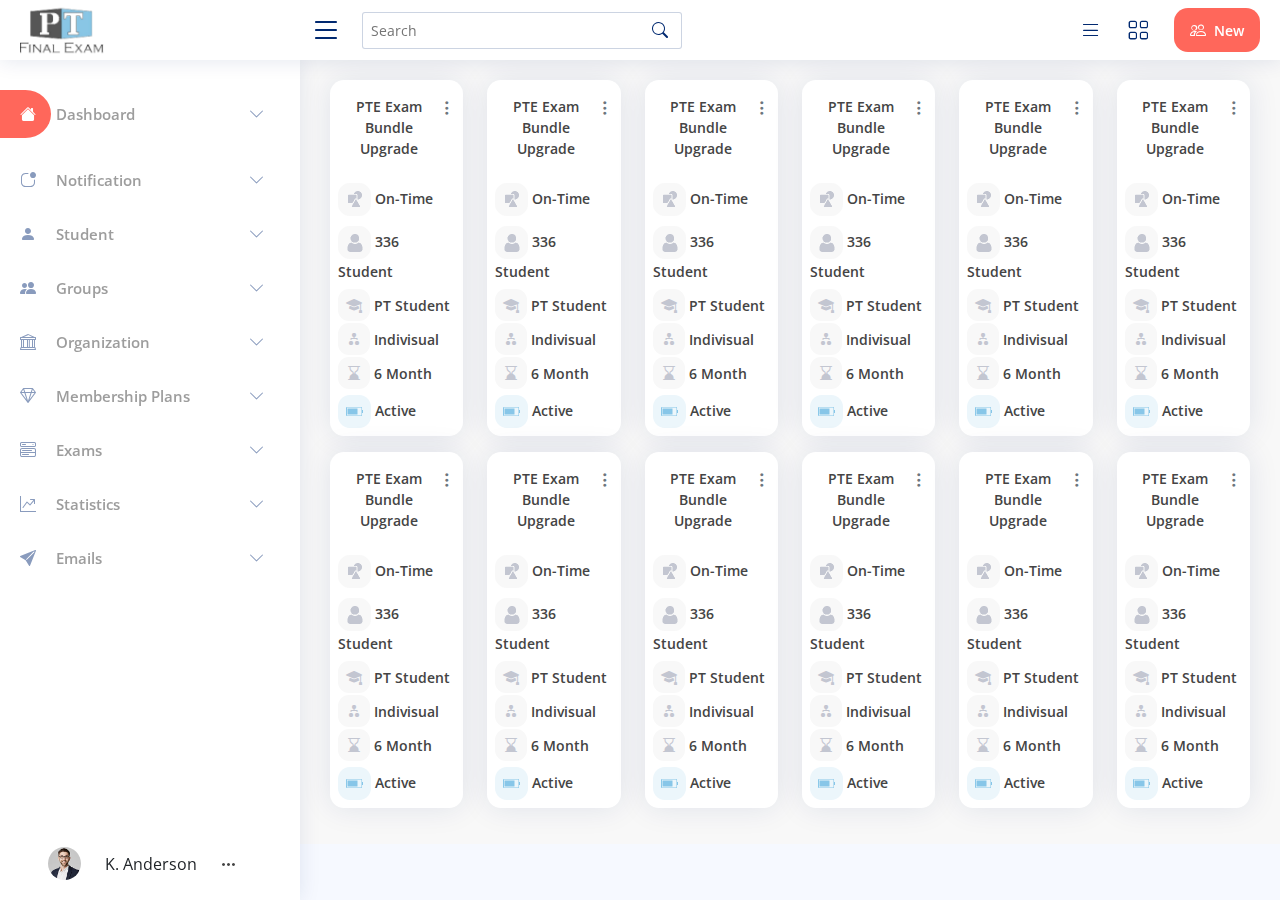
<file: membership-view.html>
<!DOCTYPE html>
<html lang="en">

<head>
  <meta charset="utf-8">
  <meta content="width=device-width, initial-scale=1.0" name="viewport">

  <title>PTFM</title>
  <meta content="" name="description">
  <meta content="" name="keywords">
   <!-- <link href="assets/img/favicon.png" rel="icon"> -->
  <link href="assets/img/apple-touch-icon.png" rel="apple-touch-icon">

  <link rel="preconnect" href="https://fonts.googleapis.com">
<link rel="preconnect" href="https://fonts.gstatic.com" crossorigin>
<link href="https://fonts.googleapis.com/css2?family=Open+Sans:wght@400;500;600;700;800&display=swap" rel="stylesheet">
  <link href="assets/vendor/bootstrap/css/bootstrap.min.css" rel="stylesheet">
  <link href="assets/vendor/bootstrap-icons/bootstrap-icons.css" rel="stylesheet">
  <link href="assets/vendor/boxicons/css/boxicons.min.css" rel="stylesheet">
  <link href="assets/vendor/remixicon/remixicon.css" rel="stylesheet">
  <link href="assets/vendor/simple-datatables/style.css" rel="stylesheet">

  <link href="assets/css/style.css" rel="stylesheet">

</head>

<body>

  <!-- ======= Header ======= -->
  <header id="header" class="header fixed-top d-flex align-items-center">

    <div class="d-flex align-items-center justify-content-between">
      <a href="index.html" class="logo d-flex align-items-center">
        <img src="assets/img/PT-Final-Exam-Logo.png" alt="">
        <!-- <span class="d-none d-lg-block">PT Final Exam</span> -->
      </a>
      <i class="bi bi-list toggle-sidebar-btn"></i>
    </div><!-- End Logo -->

    <div class="search-bar">
      <form class="search-form d-flex align-items-center" method="POST" action="#">
        <input type="text" name="query" placeholder="Search" title="Enter search keyword">
        <button type="submit" title="Search"><i class="bi bi-search"></i></button>
      </form>
    </div><!-- End Search Bar -->

    <nav class="header-nav ms-auto">
      <ul class="d-flex align-items-center">

        <li class="nav-item d-block d-lg-none">
          <a class="nav-link nav-icon search-bar-toggle " href="#">
            <i class="bi bi-search"></i>
          </a>
        </li><!-- End Search Icon-->

        <li class="nav-item">

          <a class="nav-link nav-icon">
            <i class="bi bi-list"></i>
          </a>

        </li>

        <li class="nav-item dropdown">

          <a class="nav-link nav-icon">
            <i class="bi bi-grid"></i>
          </a>     

        </li>

        <li class="nav-item add-new-btn">

          <a class="nav-link nav-profile d-flex align-items-center pe-0" href="#">
            <i class="bi bi-people"></i>
            <span class="d-none d-md-block ps-2">New </span>
          </a> 

          
        </li> 

      </ul>
    </nav> 

  </header><!-- End Header -->

  <!-- ======= Sidebar ======= -->
  <aside id="sidebar" class="sidebar ps-0 d-flex flex-column justify-content-between ">

    <ul class="sidebar-nav" id="sidebar-nav">

      
      <li class="nav-item">
        <a class="nav-link collapsed active" data-bs-target="#dashboard-nav" data-bs-toggle="collapse" href="index.html">
          <i class="bi bi-house-fill"></i><span>Dashboard</span><i class="bi bi-chevron-down ms-auto"></i>
        </a>
        <ul id="dashboard-nav" class="nav-content collapse " data-bs-parent="#sidebar-nav">
          <li>
            <a href="index.html">
              <i class="bi bi-circle"></i><span>Dashboard</span>
            </a>
          </li>         
                  
        </ul>
      </li> 
      <li class="nav-item">
        <a class="nav-link collapsed" data-bs-target="#notification-nav" data-bs-toggle="collapse" href="#">
          <i class="bi bi-app-indicator"></i><span>Notification</span><i class="bi bi-chevron-down ms-auto"></i>
        </a>
        <ul id="notification-nav" class="nav-content collapse " data-bs-parent="#sidebar-nav">
          <li>
            <a href="#">
              <i class="bi bi-circle"></i><span>Sub menu</span>
            </a>
          </li>          
          <li>
            <a href="#">
              <i class="bi bi-circle"></i><span>Sub menu</span>
            </a>
          </li>          
        </ul>
      </li> 
      <li class="nav-item">
        <a class="nav-link collapsed" data-bs-target="#student-nav" data-bs-toggle="collapse" href="#">
          <i class="bi bi-person-fill"></i> Student</span><i class="bi bi-chevron-down ms-auto"></i>
        </a>
        <ul id="student-nav" class="nav-content collapse " data-bs-parent="#sidebar-nav">
          <li>
            <a href="#">
              <i class="bi bi-circle"></i><span>Sub menu</span>
            </a>
          </li>          
          <li>
            <a href="#">
              <i class="bi bi-circle"></i><span>Sub menu</span>
            </a>
          </li>          
        </ul>
      </li> 
      <li class="nav-item">
        <a class="nav-link collapsed" data-bs-target="#groups-nav" data-bs-toggle="collapse" href="#">
          <i class="bi bi-people-fill"></i><span>Groups</span><i class="bi bi-chevron-down ms-auto"></i>
        </a>
        <ul id="groups-nav" class="nav-content collapse " data-bs-parent="#sidebar-nav">
          <li>
            <a href="#">
              <i class="bi bi-circle"></i><span>Sub menu</span>
            </a>
          </li>          
          <li>
            <a href="#">
              <i class="bi bi-circle"></i><span>Sub menu</span>
            </a>
          </li>          
        </ul>
      </li> 
      <li class="nav-item">
        <a class="nav-link collapsed" data-bs-target="#organization-nav" data-bs-toggle="collapse" href="organization.html">
          <i class="bi bi-bank"></i><span>Organization</span><i class="bi bi-chevron-down ms-auto"></i>
        </a>
        <ul id="organization-nav" class="nav-content collapse " data-bs-parent="#sidebar-nav">
          <li>
            <a href="organization.html">
              <i class="bi bi-circle"></i><span>Organization</span>
            </a>
          </li>          
          <li>
            <a href="#">
              <i class="bi bi-circle"></i><span>Sub menu</span>
            </a>
          </li>          
        </ul>
      </li> 
      <li class="nav-item">
        <a class="nav-link collapsed" data-bs-target="#membership-nav" data-bs-toggle="collapse" href="#">
          <i class="bi bi-gem"></i> <span> Membership Plans</span> <i class="bi bi-chevron-down ms-auto"></i>
        </a>
        <ul id="membership-nav" class="nav-content collapse " data-bs-parent="#sidebar-nav">
          <li>
            <a href="membership-view.html">
              <i class="bi bi-circle"></i><span>Membership</span>
            </a>
          </li>          
          <li>
            <a href="#">
              <i class="bi bi-circle"></i><span>Sub menu</span>
            </a>
          </li>          
        </ul>
      </li> 
      <li class="nav-item">
        <a class="nav-link collapsed" data-bs-target="#exams-nav" data-bs-toggle="collapse" href="#">
          <i class="bi bi-menu-button-wide"></i><span>Exams</span><i class="bi bi-chevron-down ms-auto"></i>
        </a>
        <ul id="exams-nav" class="nav-content collapse " data-bs-parent="#sidebar-nav">
          <li>
            <a href="examlist.html">
              <i class="bi bi-circle"></i><span>Exam List</span>
            </a>
          </li>          
          <li>
            <a href="#">
              <i class="bi bi-circle"></i><span>Sub menu</span>
            </a>
          </li>          
        </ul>
      </li> 
      <li class="nav-item">
        <a class="nav-link collapsed" data-bs-target="#statistics-nav" data-bs-toggle="collapse" href="#">
          <i class="bi bi-graph-up-arrow"></i> <span>Statistics</span><i class="bi bi-chevron-down ms-auto"></i>
        </a>
        <ul id="statistics-nav" class="nav-content collapse " data-bs-parent="#sidebar-nav">
          <li>
            <a href="#">
              <i class="bi bi-circle"></i><span>Sub menu</span>
            </a>
          </li>          
          <li>
            <a href="#">
              <i class="bi bi-circle"></i><span>Sub menu</span>
            </a>
          </li>          
        </ul>
      </li> 
      <li class="nav-item">
        <a class="nav-link collapsed" data-bs-target="#emails-nav" data-bs-toggle="collapse" href="#">
          <i class="bi bi-send-fill"></i> <span>Emails</span><i class="bi bi-chevron-down ms-auto"></i>
        </a>
        <ul id="emails-nav" class="nav-content collapse " data-bs-parent="#sidebar-nav">
          <li>
            <a href="#">
              <i class="bi bi-circle"></i><span>Sub menu</span>
            </a>
          </li>          
          <li>
            <a href="login.html">
              <i class="bi bi-circle"></i><span>Sub menu</span>
            </a>
          </li>          
        </ul>
      </li> 
      
    </ul>
    <div class="user-profile">
      <a class="nav-link nav-profile d-flex align-items-center  pe-0 ms-5" href="#" data-bs-toggle="dropdown">
        <img width="33px" src="assets/img/profile-img.jpg" alt="Profile" class="rounded-circle">
        <span class="d-none d-md-block text-dark  px-4">K. Anderson</span> <i class="bi bi-three-dots"></i>
      </a>
    </div>

  </aside><!-- End Sidebar-->

  <main id="main" class="main">

   
    <section class="section dashboard">
      <div class="row ">

        <div class="col-lg-2 col-md-4 col-sm-3 col-6 col-md-4 mb-3">
            <div class="groups bg-white pt-3 position-relative">
              
              <div class="text-center profile-img mb-3">
                <!--         -->
                <div class="profile-name d-flex px-2">
                  <span class="">PTE Exam Bundle Upgrade</span>
                  <a href="#" class=" "><i class="bi bi-three-dots-vertical text-secondary"></i></a>
                </div>
              </div>
              <div class="p-2">
                <div class="group-list"><img width="33" src="assets/img/school-icon.png" alt="School"> <span>On-Time</span></div>
                <div class="group-list"><img width="33" src="assets/img/student-icon.png" alt="Student"> <span>336 Student</span></div>
                <div class="group-list"><i class="bi bi-mortarboard-fill"></i> <span>PT Student</span></div>
                <div class="group-list"><i class="bi bi-diagram-2-fill"></i> <span>Indivisual</span></div>
                <div class="group-list"><i class="bi bi-hourglass-bottom"></i> <span>6 Month</span></div>
                <div class="group-list"><img width="33" src="assets/img/active-icon.png" alt="Active"> <span>Active</span></div>
              </div>        
            </div>
          </div>
               
        <div class="col-lg-2 col-md-4 col-sm-3 col-6 col-md-4 mb-3">
            <div class="groups bg-white pt-3 position-relative">
              
              <div class="text-center profile-img mb-3">
                <!--         -->
                <div class="profile-name d-flex px-2">
                  <span class="">PTE Exam Bundle Upgrade</span>
                  <a href="#" class=" "><i class="bi bi-three-dots-vertical text-secondary"></i></a>
                </div>
              </div>
              <div class="p-2">
                <div class="group-list"><img width="33" src="assets/img/school-icon.png" alt="School"> <span>On-Time</span></div>
                <div class="group-list"><img width="33" src="assets/img/student-icon.png" alt="Student"> <span>336 Student</span></div>
                <div class="group-list"><i class="bi bi-mortarboard-fill"></i> <span>PT Student</span></div>
                <div class="group-list"><i class="bi bi-diagram-2-fill"></i> <span>Indivisual</span></div>
                <div class="group-list"><i class="bi bi-hourglass-bottom"></i> <span>6 Month</span></div>
                <div class="group-list"><img width="33" src="assets/img/active-icon.png" alt="Active"> <span>Active</span></div>
              </div>        
            </div>
          </div>
               
        <div class="col-lg-2 col-md-4 col-sm-3 col-6 col-md-4 mb-3">
            <div class="groups bg-white pt-3 position-relative">
              
              <div class="text-center profile-img mb-3">
                <!--         -->
                <div class="profile-name d-flex px-2">
                  <span class="">PTE Exam Bundle Upgrade</span>
                  <a href="#" class=" "><i class="bi bi-three-dots-vertical text-secondary"></i></a>
                </div>
              </div>
              <div class="p-2">
                <div class="group-list"><img width="33" src="assets/img/school-icon.png" alt="School"> <span>On-Time</span></div>
                <div class="group-list"><img width="33" src="assets/img/student-icon.png" alt="Student"> <span>336 Student</span></div>
                <div class="group-list"><i class="bi bi-mortarboard-fill"></i> <span>PT Student</span></div>
                <div class="group-list"><i class="bi bi-diagram-2-fill"></i> <span>Indivisual</span></div>
                <div class="group-list"><i class="bi bi-hourglass-bottom"></i> <span>6 Month</span></div>
                <div class="group-list"><img width="33" src="assets/img/active-icon.png" alt="Active"> <span>Active</span></div>
              </div>        
            </div>
          </div>
               
        <div class="col-lg-2 col-md-4 col-sm-3 col-6 col-md-4 mb-3">
            <div class="groups bg-white pt-3 position-relative">
              
              <div class="text-center profile-img mb-3">
                <!--         -->
                <div class="profile-name d-flex px-2">
                  <span class="">PTE Exam Bundle Upgrade</span>
                  <a href="#" class=" "><i class="bi bi-three-dots-vertical text-secondary"></i></a>
                </div>
              </div>
              <div class="p-2">
                <div class="group-list"><img width="33" src="assets/img/school-icon.png" alt="School"> <span>On-Time</span></div>
                <div class="group-list"><img width="33" src="assets/img/student-icon.png" alt="Student"> <span>336 Student</span></div>
                <div class="group-list"><i class="bi bi-mortarboard-fill"></i> <span>PT Student</span></div>
                <div class="group-list"><i class="bi bi-diagram-2-fill"></i> <span>Indivisual</span></div>
                <div class="group-list"><i class="bi bi-hourglass-bottom"></i> <span>6 Month</span></div>
                <div class="group-list"><img width="33" src="assets/img/active-icon.png" alt="Active"> <span>Active</span></div>
              </div>        
            </div>
          </div>
               
        <div class="col-lg-2 col-md-4 col-sm-3 col-6 col-md-4 mb-3">
            <div class="groups bg-white pt-3 position-relative">
              
              <div class="text-center profile-img mb-3">
                <!--         -->
                <div class="profile-name d-flex px-2">
                  <span class="">PTE Exam Bundle Upgrade</span>
                  <a href="#" class=" "><i class="bi bi-three-dots-vertical text-secondary"></i></a>
                </div>
              </div>
              <div class="p-2">
                <div class="group-list"><img width="33" src="assets/img/school-icon.png" alt="School"> <span>On-Time</span></div>
                <div class="group-list"><img width="33" src="assets/img/student-icon.png" alt="Student"> <span>336 Student</span></div>
                <div class="group-list"><i class="bi bi-mortarboard-fill"></i> <span>PT Student</span></div>
                <div class="group-list"><i class="bi bi-diagram-2-fill"></i> <span>Indivisual</span></div>
                <div class="group-list"><i class="bi bi-hourglass-bottom"></i> <span>6 Month</span></div>
                <div class="group-list"><img width="33" src="assets/img/active-icon.png" alt="Active"> <span>Active</span></div>
              </div>        
            </div>
          </div>
               
        <div class="col-lg-2 col-md-4 col-sm-3 col-6 col-md-4 mb-3">
            <div class="groups bg-white pt-3 position-relative">
              
              <div class="text-center profile-img mb-3">
                <!--         -->
                <div class="profile-name d-flex px-2">
                  <span class="">PTE Exam Bundle Upgrade</span>
                  <a href="#" class=" "><i class="bi bi-three-dots-vertical text-secondary"></i></a>
                </div>
              </div>
              <div class="p-2">
                <div class="group-list"><img width="33" src="assets/img/school-icon.png" alt="School"> <span>On-Time</span></div>
                <div class="group-list"><img width="33" src="assets/img/student-icon.png" alt="Student"> <span>336 Student</span></div>
                <div class="group-list"><i class="bi bi-mortarboard-fill"></i> <span>PT Student</span></div>
                <div class="group-list"><i class="bi bi-diagram-2-fill"></i> <span>Indivisual</span></div>
                <div class="group-list"><i class="bi bi-hourglass-bottom"></i> <span>6 Month</span></div>
                <div class="group-list"><img width="33" src="assets/img/active-icon.png" alt="Active"> <span>Active</span></div>
              </div>        
            </div>
          </div>
               
        <div class="col-lg-2 col-md-4 col-sm-3 col-6 col-md-4 mb-3">
            <div class="groups bg-white pt-3 position-relative">
              
              <div class="text-center profile-img mb-3">
                <!--         -->
                <div class="profile-name d-flex px-2">
                  <span class="">PTE Exam Bundle Upgrade</span>
                  <a href="#" class=" "><i class="bi bi-three-dots-vertical text-secondary"></i></a>
                </div>
              </div>
              <div class="p-2">
                <div class="group-list"><img width="33" src="assets/img/school-icon.png" alt="School"> <span>On-Time</span></div>
                <div class="group-list"><img width="33" src="assets/img/student-icon.png" alt="Student"> <span>336 Student</span></div>
                <div class="group-list"><i class="bi bi-mortarboard-fill"></i> <span>PT Student</span></div>
                <div class="group-list"><i class="bi bi-diagram-2-fill"></i> <span>Indivisual</span></div>
                <div class="group-list"><i class="bi bi-hourglass-bottom"></i> <span>6 Month</span></div>
                <div class="group-list"><img width="33" src="assets/img/active-icon.png" alt="Active"> <span>Active</span></div>
              </div>        
            </div>
          </div>
               
        <div class="col-lg-2 col-md-4 col-sm-3 col-6 col-md-4 mb-3">
            <div class="groups bg-white pt-3 position-relative">
              
              <div class="text-center profile-img mb-3">
                <!--         -->
                <div class="profile-name d-flex px-2">
                  <span class="">PTE Exam Bundle Upgrade</span>
                  <a href="#" class=" "><i class="bi bi-three-dots-vertical text-secondary"></i></a>
                </div>
              </div>
              <div class="p-2">
                <div class="group-list"><img width="33" src="assets/img/school-icon.png" alt="School"> <span>On-Time</span></div>
                <div class="group-list"><img width="33" src="assets/img/student-icon.png" alt="Student"> <span>336 Student</span></div>
                <div class="group-list"><i class="bi bi-mortarboard-fill"></i> <span>PT Student</span></div>
                <div class="group-list"><i class="bi bi-diagram-2-fill"></i> <span>Indivisual</span></div>
                <div class="group-list"><i class="bi bi-hourglass-bottom"></i> <span>6 Month</span></div>
                <div class="group-list"><img width="33" src="assets/img/active-icon.png" alt="Active"> <span>Active</span></div>
              </div>        
            </div>
          </div>
               
        <div class="col-lg-2 col-md-4 col-sm-3 col-6 col-md-4 mb-3">
            <div class="groups bg-white pt-3 position-relative">
              
              <div class="text-center profile-img mb-3">
                <!--         -->
                <div class="profile-name d-flex px-2">
                  <span class="">PTE Exam Bundle Upgrade</span>
                  <a href="#" class=" "><i class="bi bi-three-dots-vertical text-secondary"></i></a>
                </div>
              </div>
              <div class="p-2">
                <div class="group-list"><img width="33" src="assets/img/school-icon.png" alt="School"> <span>On-Time</span></div>
                <div class="group-list"><img width="33" src="assets/img/student-icon.png" alt="Student"> <span>336 Student</span></div>
                <div class="group-list"><i class="bi bi-mortarboard-fill"></i> <span>PT Student</span></div>
                <div class="group-list"><i class="bi bi-diagram-2-fill"></i> <span>Indivisual</span></div>
                <div class="group-list"><i class="bi bi-hourglass-bottom"></i> <span>6 Month</span></div>
                <div class="group-list"><img width="33" src="assets/img/active-icon.png" alt="Active"> <span>Active</span></div>
              </div>        
            </div>
          </div>
               
        <div class="col-lg-2 col-md-4 col-sm-3 col-6 col-md-4 mb-3">
            <div class="groups bg-white pt-3 position-relative">
              
              <div class="text-center profile-img mb-3">
                <!--         -->
                <div class="profile-name d-flex px-2">
                  <span class="">PTE Exam Bundle Upgrade</span>
                  <a href="#" class=" "><i class="bi bi-three-dots-vertical text-secondary"></i></a>
                </div>
              </div>
              <div class="p-2">
                <div class="group-list"><img width="33" src="assets/img/school-icon.png" alt="School"> <span>On-Time</span></div>
                <div class="group-list"><img width="33" src="assets/img/student-icon.png" alt="Student"> <span>336 Student</span></div>
                <div class="group-list"><i class="bi bi-mortarboard-fill"></i> <span>PT Student</span></div>
                <div class="group-list"><i class="bi bi-diagram-2-fill"></i> <span>Indivisual</span></div>
                <div class="group-list"><i class="bi bi-hourglass-bottom"></i> <span>6 Month</span></div>
                <div class="group-list"><img width="33" src="assets/img/active-icon.png" alt="Active"> <span>Active</span></div>
              </div>        
            </div>
          </div>
               
        <div class="col-lg-2 col-md-4 col-sm-3 col-6 col-md-4 mb-3">
            <div class="groups bg-white pt-3 position-relative">
              
              <div class="text-center profile-img mb-3">
                <!--         -->
                <div class="profile-name d-flex px-2">
                  <span class="">PTE Exam Bundle Upgrade</span>
                  <a href="#" class=" "><i class="bi bi-three-dots-vertical text-secondary"></i></a>
                </div>
              </div>
              <div class="p-2">
                <div class="group-list"><img width="33" src="assets/img/school-icon.png" alt="School"> <span>On-Time</span></div>
                <div class="group-list"><img width="33" src="assets/img/student-icon.png" alt="Student"> <span>336 Student</span></div>
                <div class="group-list"><i class="bi bi-mortarboard-fill"></i> <span>PT Student</span></div>
                <div class="group-list"><i class="bi bi-diagram-2-fill"></i> <span>Indivisual</span></div>
                <div class="group-list"><i class="bi bi-hourglass-bottom"></i> <span>6 Month</span></div>
                <div class="group-list"><img width="33" src="assets/img/active-icon.png" alt="Active"> <span>Active</span></div>
              </div>        
            </div>
          </div>
               
        <div class="col-lg-2 col-md-4 col-sm-3 col-6 col-md-4 mb-3">
            <div class="groups bg-white pt-3 position-relative">
              
              <div class="text-center profile-img mb-3">
                <!--         -->
                <div class="profile-name d-flex px-2">
                  <span class="">PTE Exam Bundle Upgrade</span>
                  <a href="#" class=" "><i class="bi bi-three-dots-vertical text-secondary"></i></a>
                </div>
              </div>
              <div class="p-2">
                <div class="group-list"><img width="33" src="assets/img/school-icon.png" alt="School"> <span>On-Time</span></div>
                <div class="group-list"><img width="33" src="assets/img/student-icon.png" alt="Student"> <span>336 Student</span></div>
                <div class="group-list"><i class="bi bi-mortarboard-fill"></i> <span>PT Student</span></div>
                <div class="group-list"><i class="bi bi-diagram-2-fill"></i> <span>Indivisual</span></div>
                <div class="group-list"><i class="bi bi-hourglass-bottom"></i> <span>6 Month</span></div>
                <div class="group-list"><img width="33" src="assets/img/active-icon.png" alt="Active"> <span>Active</span></div>
              </div>        
            </div>
          </div>
               
       
               
        
      </div>
       
    </section>

  </main><!-- End #main -->

  <!-- ======= Footer ======= -->
  

  <a href="#" class="back-to-top d-flex align-items-center justify-content-center"><i class="bi bi-arrow-up-short"></i></a>

  <!-- Vendor JS Files -->
  <script src="assets/vendor/bootstrap/js/bootstrap.bundle.min.js"></script>
  <script src="assets/vendor/quill/quill.min.js"></script>
  <script src="assets/vendor/simple-datatables/simple-datatables.js"></script>
  <script src="assets/vendor/tinymce/tinymce.min.js"></script>
  <script src="assets/vendor/php-email-form/validate.js"></script>

  <!-- Template Main JS File -->
  <script src="assets/js/main.js"></script>

</body>

</html>
</file>
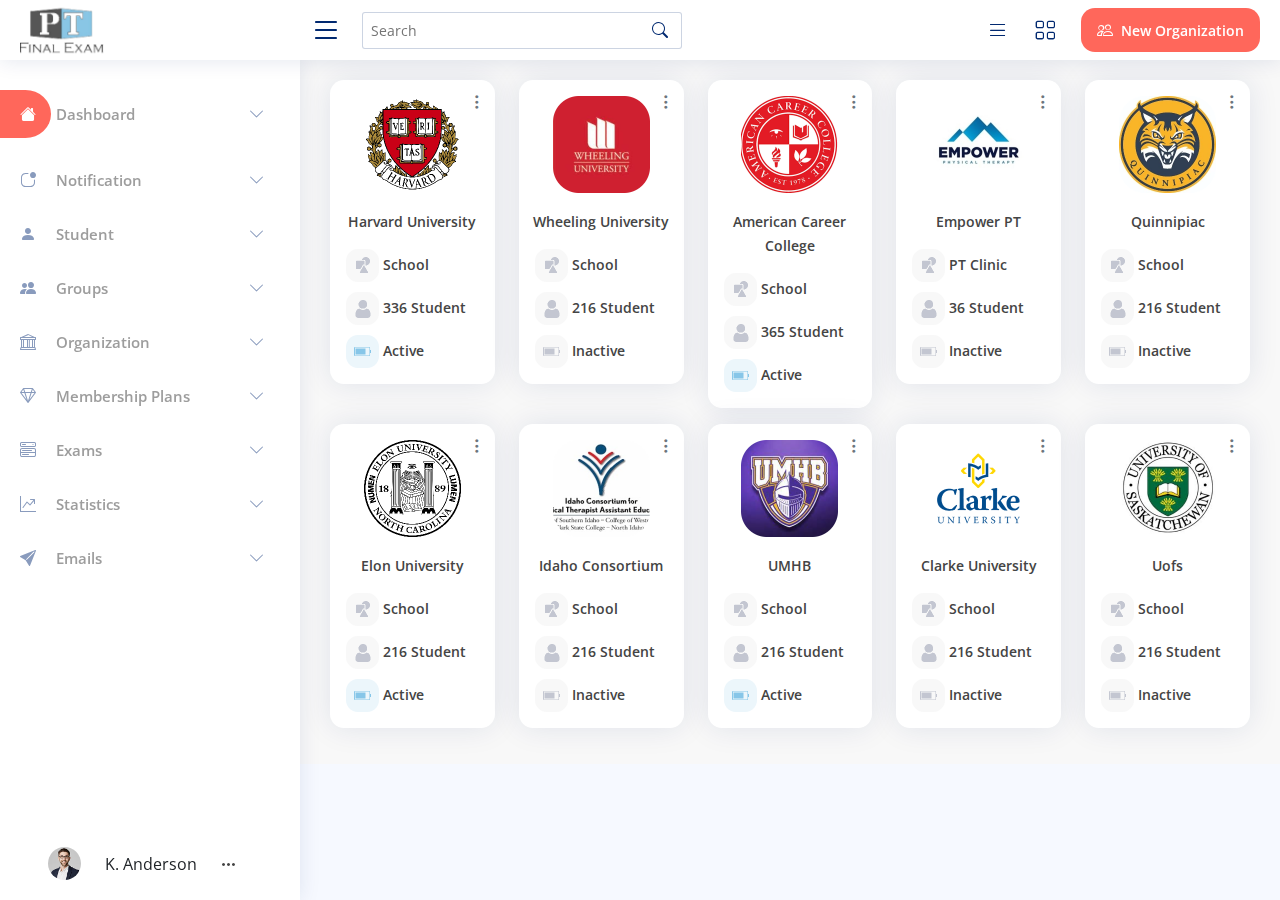
<file: organization.html>
<!DOCTYPE html>
<html lang="en">

<head>
  <meta charset="utf-8">
  <meta content="width=device-width, initial-scale=1.0" name="viewport">

  <title>PTFM</title>
  <meta content="" name="description">
  <meta content="" name="keywords">
   <!-- <link href="assets/img/favicon.png" rel="icon"> -->
  <link href="assets/img/apple-touch-icon.png" rel="apple-touch-icon">

  <link rel="preconnect" href="https://fonts.googleapis.com">
<link rel="preconnect" href="https://fonts.gstatic.com" crossorigin>
<link href="https://fonts.googleapis.com/css2?family=Open+Sans:wght@400;500;600;700;800&display=swap" rel="stylesheet">
  <link href="assets/vendor/bootstrap/css/bootstrap.min.css" rel="stylesheet">
  <link href="assets/vendor/bootstrap-icons/bootstrap-icons.css" rel="stylesheet">
  <link href="assets/vendor/boxicons/css/boxicons.min.css" rel="stylesheet">
  <link href="assets/vendor/remixicon/remixicon.css" rel="stylesheet">
  <link href="assets/vendor/simple-datatables/style.css" rel="stylesheet">

  <link href="assets/css/style.css" rel="stylesheet">

</head>

<body>

  <!-- ======= Header ======= -->
  <header id="header" class="header fixed-top d-flex align-items-center">

    <div class="d-flex align-items-center justify-content-between">
      <a href="index.html" class="logo d-flex align-items-center">
        <img src="assets/img/PT-Final-Exam-Logo.png" alt="">
        <!-- <span class="d-none d-lg-block">PT Final Exam</span> -->
      </a>
      <i class="bi bi-list toggle-sidebar-btn"></i>
    </div><!-- End Logo -->

    <div class="search-bar">
      <form class="search-form d-flex align-items-center" method="POST" action="#">
        <input type="text" name="query" placeholder="Search" title="Enter search keyword">
        <button type="submit" title="Search"><i class="bi bi-search"></i></button>
      </form>
    </div><!-- End Search Bar -->

    <nav class="header-nav ms-auto">
      <ul class="d-flex align-items-center">

        <li class="nav-item d-block d-lg-none">
          <a class="nav-link nav-icon search-bar-toggle " href="#">
            <i class="bi bi-search"></i>
          </a>
        </li><!-- End Search Icon-->

        <li class="nav-item">

          <a class="nav-link nav-icon">
            <i class="bi bi-list"></i>
          </a>

        </li>

        <li class="nav-item dropdown">

          <a class="nav-link nav-icon">
            <i class="bi bi-grid"></i>
          </a>     

        </li>

        <li class="nav-item add-new-btn">

          <a class="nav-link nav-profile d-flex align-items-center pe-0" href="#">
            <i class="bi bi-people"></i>
            <span class="d-none d-md-block ps-2">New Organization</span>
          </a> 

          
        </li> 

      </ul>
    </nav> 

  </header><!-- End Header -->

  <!-- ======= Sidebar ======= -->
   <aside id="sidebar" class="sidebar ps-0 d-flex flex-column justify-content-between ">

    <ul class="sidebar-nav" id="sidebar-nav">

      
      <li class="nav-item">
        <a class="nav-link collapsed active" data-bs-target="#dashboard-nav" data-bs-toggle="collapse" href="index.html">
          <i class="bi bi-house-fill"></i><span>Dashboard</span><i class="bi bi-chevron-down ms-auto"></i>
        </a>
        <ul id="dashboard-nav" class="nav-content collapse " data-bs-parent="#sidebar-nav">
          <li>
            <a href="index.html">
              <i class="bi bi-circle"></i><span>Dashboard</span>
            </a>
          </li>         
                  
        </ul>
      </li> 
      <li class="nav-item">
        <a class="nav-link collapsed" data-bs-target="#notification-nav" data-bs-toggle="collapse" href="#">
          <i class="bi bi-app-indicator"></i><span>Notification</span><i class="bi bi-chevron-down ms-auto"></i>
        </a>
        <ul id="notification-nav" class="nav-content collapse " data-bs-parent="#sidebar-nav">
          <li>
            <a href="#">
              <i class="bi bi-circle"></i><span>Sub menu</span>
            </a>
          </li>          
          <li>
            <a href="#">
              <i class="bi bi-circle"></i><span>Sub menu</span>
            </a>
          </li>          
        </ul>
      </li> 
      <li class="nav-item">
        <a class="nav-link collapsed" data-bs-target="#student-nav" data-bs-toggle="collapse" href="#">
          <i class="bi bi-person-fill"></i> Student</span><i class="bi bi-chevron-down ms-auto"></i>
        </a>
        <ul id="student-nav" class="nav-content collapse " data-bs-parent="#sidebar-nav">
          <li>
            <a href="#">
              <i class="bi bi-circle"></i><span>Sub menu</span>
            </a>
          </li>          
          <li>
            <a href="#">
              <i class="bi bi-circle"></i><span>Sub menu</span>
            </a>
          </li>          
        </ul>
      </li> 
      <li class="nav-item">
        <a class="nav-link collapsed" data-bs-target="#groups-nav" data-bs-toggle="collapse" href="#">
          <i class="bi bi-people-fill"></i><span>Groups</span><i class="bi bi-chevron-down ms-auto"></i>
        </a>
        <ul id="groups-nav" class="nav-content collapse " data-bs-parent="#sidebar-nav">
          <li>
            <a href="#">
              <i class="bi bi-circle"></i><span>Sub menu</span>
            </a>
          </li>          
          <li>
            <a href="#">
              <i class="bi bi-circle"></i><span>Sub menu</span>
            </a>
          </li>          
        </ul>
      </li> 
      <li class="nav-item">
        <a class="nav-link collapsed" data-bs-target="#organization-nav" data-bs-toggle="collapse" href="organization.html">
          <i class="bi bi-bank"></i><span>Organization</span><i class="bi bi-chevron-down ms-auto"></i>
        </a>
        <ul id="organization-nav" class="nav-content collapse " data-bs-parent="#sidebar-nav">
          <li>
            <a href="organization.html">
              <i class="bi bi-circle"></i><span>Organization</span>
            </a>
          </li>          
          <li>
            <a href="#">
              <i class="bi bi-circle"></i><span>Sub menu</span>
            </a>
          </li>          
        </ul>
      </li> 
      <li class="nav-item">
        <a class="nav-link collapsed" data-bs-target="#membership-nav" data-bs-toggle="collapse" href="#">
          <i class="bi bi-gem"></i> <span> Membership Plans</span> <i class="bi bi-chevron-down ms-auto"></i>
        </a>
        <ul id="membership-nav" class="nav-content collapse " data-bs-parent="#sidebar-nav">
          <li>
            <a href="membership-view.html">
              <i class="bi bi-circle"></i><span>Membership</span>
            </a>
          </li>          
          <li>
            <a href="#">
              <i class="bi bi-circle"></i><span>Sub menu</span>
            </a>
          </li>          
        </ul>
      </li> 
      <li class="nav-item">
        <a class="nav-link collapsed" data-bs-target="#exams-nav" data-bs-toggle="collapse" href="#">
          <i class="bi bi-menu-button-wide"></i><span>Exams</span><i class="bi bi-chevron-down ms-auto"></i>
        </a>
        <ul id="exams-nav" class="nav-content collapse " data-bs-parent="#sidebar-nav">
          <li>
            <a href="examlist.html">
              <i class="bi bi-circle"></i><span>Exam List</span>
            </a>
          </li>          
          <li>
            <a href="#">
              <i class="bi bi-circle"></i><span>Sub menu</span>
            </a>
          </li>          
        </ul>
      </li> 
      <li class="nav-item">
        <a class="nav-link collapsed" data-bs-target="#statistics-nav" data-bs-toggle="collapse" href="#">
          <i class="bi bi-graph-up-arrow"></i> <span>Statistics</span><i class="bi bi-chevron-down ms-auto"></i>
        </a>
        <ul id="statistics-nav" class="nav-content collapse " data-bs-parent="#sidebar-nav">
          <li>
            <a href="#">
              <i class="bi bi-circle"></i><span>Sub menu</span>
            </a>
          </li>          
          <li>
            <a href="#">
              <i class="bi bi-circle"></i><span>Sub menu</span>
            </a>
          </li>          
        </ul>
      </li> 
      <li class="nav-item">
        <a class="nav-link collapsed" data-bs-target="#emails-nav" data-bs-toggle="collapse" href="#">
          <i class="bi bi-send-fill"></i> <span>Emails</span><i class="bi bi-chevron-down ms-auto"></i>
        </a>
        <ul id="emails-nav" class="nav-content collapse " data-bs-parent="#sidebar-nav">
          <li>
            <a href="#">
              <i class="bi bi-circle"></i><span>Sub menu</span>
            </a>
          </li>          
          <li>
            <a href="login.html">
              <i class="bi bi-circle"></i><span>Sub menu</span>
            </a>
          </li>          
        </ul>
      </li> 
      
    </ul>
    <div class="user-profile">
      <a class="nav-link nav-profile d-flex align-items-center  pe-0 ms-5" href="#" data-bs-toggle="dropdown">
        <img width="33px" src="assets/img/profile-img.jpg" alt="Profile" class="rounded-circle">
        <span class="d-none d-md-block text-dark  px-4">K. Anderson</span> <i class="bi bi-three-dots"></i>
      </a>
    </div>

  </aside><!-- End Sidebar-->

  <main id="main" class="main">

   
    <section class="section dashboard">
      <div class="row ">

        <div class="col-lg-2 col-md-4  col-half-offset mb-3">
          <div class="groups bg-white pt-3 position-relative">
            <a href="#" class="group-option"><i class="bi bi-three-dots-vertical text-secondary"></i></a>
            <div class="text-center profile-img">
              <img src="assets/img/harvard-university.png" alt="Harvard University">
              <div class="profile-name pt-3">
                <span>Harvard University</span>
              </div>
            </div>
            <div class="p-3">
              <div class="group-list"><img width="33" src="assets/img/school-icon.png" alt="School"> <span>School</span></div>
              <div class="group-list"><img width="33" src="assets/img/student-icon.png" alt="Student"> <span>336 Student</span></div>
              <div class="group-list"><img width="33" src="assets/img/active-icon.png" alt="Active"> <span>Active</span></div>
            </div>        
          </div>
        </div>
        
        <div class="col-lg-2 col-md-4  col-half-offset mb-3">
          <div class="groups bg-white pt-3 position-relative">
            <a href="#" class="group-option"><i class="bi bi-three-dots-vertical text-secondary"></i></a>
            <div class="text-center profile-img">
              <img src="assets/img/wheeling-university.png" alt="Wheeling University '23">
              <div class="profile-name pt-3">
                <span>Wheeling University</span>
              </div>
            </div>
            <div class="p-3">
              <div class="group-list"><img width="33" src="assets/img/school-icon.png" alt="School"> <span>School</span></div>
              <div class="group-list"><img width="33" src="assets/img/student-icon.png" alt="Student"> <span>216 Student</span></div>
              <div class="group-list"><img width="33" src="assets/img/inactive-icon.png" alt=""> <span>Inactive</span></div>
            </div>        
          </div>
        </div>

        <div class="col-lg-2 col-md-4  col-half-offset mb-3">
          <div class="groups bg-white pt-3 position-relative">
            <a href="#" class="group-option"><i class="bi bi-three-dots-vertical text-secondary"></i></a>
            <div class="text-center profile-img">
              <img src="assets/img/american-career-college.png" alt="American Career College">
              <div class="profile-name pt-3">
                <span>American Career College</span>
              </div>
            </div>
            <div class="p-3">
              <div class="group-list"><img width="33" src="assets/img/school-icon.png" alt="School"> <span>School</span></div>
              <div class="group-list"><img width="33" src="assets/img/student-icon.png" alt="Student"> <span>365 Student</span></div>
              <div class="group-list"><img width="33" src="assets/img/active-icon.png" alt="Active"> <span>Active</span></div>
            </div>        
          </div>
        </div>
        
        <div class="col-lg-2 col-md-4  col-half-offset mb-3">
          <div class="groups bg-white pt-3 position-relative">
            <a href="#" class="group-option"><i class="bi bi-three-dots-vertical text-secondary"></i></a>
            <div class="text-center profile-img">
              <img src="assets/img/empower-pt.png" alt="Empower PT">
              <div class="profile-name pt-3">
                <span>Empower PT</span>
              </div>
            </div>
            <div class="p-3">
              <div class="group-list"><img width="33" src="assets/img/school-icon.png" alt="School"> <span>PT Clinic</span></div>
              <div class="group-list"><img width="33" src="assets/img/student-icon.png" alt="Student"> <span>36 Student</span></div>
              <div class="group-list"><img width="33" src="assets/img/inactive-icon.png" alt="Inactive"> <span>Inactive</span></div>
            </div>        
          </div>
        </div>

        <div class="col-lg-2 col-md-4  col-half-offset mb-3">
          <div class="groups bg-white pt-3 position-relative">
            <a href="#" class="group-option"><i class="bi bi-three-dots-vertical text-secondary"></i></a>
            <div class="text-center profile-img">
              <img src="assets/img/quinnipiac.png" alt="Quinnipiac">
              <div class="profile-name pt-3">
                <span>Quinnipiac</span>
              </div>
            </div>
            <div class="p-3">
              <div class="group-list"><img width="33" src="assets/img/school-icon.png" alt="School"> <span>School</span></div>
              <div class="group-list"><img width="33" src="assets/img/student-icon.png" alt="Student"> <span>216 Student</span></div>
              <div class="group-list"><img width="33" src="assets/img/inactive-icon.png" alt="Inactive"> <span>Inactive</span></div>
            </div>        
          </div>
        </div>
        
        <div class="col-lg-2 col-md-4  col-half-offset mb-3">
          <div class="groups bg-white pt-3 position-relative">
            <a href="#" class="group-option"><i class="bi bi-three-dots-vertical text-secondary"></i></a>
            <div class="text-center profile-img">
              <img src="assets/img/elon-univirsity.png" alt="Elon University">
              <div class="profile-name pt-3">
                <span>Elon University</span>
              </div>
            </div>
            <div class="p-3">
              <div class="group-list"><img width="33" src="assets/img/school-icon.png" alt="School"> <span>School</span></div>
              <div class="group-list"><img width="33" src="assets/img/student-icon.png" alt="Student"> <span>216 Student</span></div>
              <div class="group-list"><img width="33" src="assets/img/active-icon.png" alt="Active"> <span>Active</span></div>
            </div>        
          </div>
        </div>
        
        <div class="col-lg-2 col-md-4  col-half-offset mb-3">
          <div class="groups bg-white pt-3 position-relative">
            <a href="#" class="group-option"><i class="bi bi-three-dots-vertical text-secondary"></i></a>
            <div class="text-center profile-img">
              <img src="assets/img/idaho-consortium.png" alt="Idaho Consortium">
              <div class="profile-name pt-3">
                <span>Idaho Consortium</span>
              </div>
            </div>
            <div class="p-3">
              <div class="group-list"><img width="33" src="assets/img/school-icon.png" alt="School"> <span>School</span></div>
              <div class="group-list"><img width="33" src="assets/img/student-icon.png" alt="Student"> <span>216 Student</span></div>
              <div class="group-list"><img width="33" src="assets/img/inactive-icon.png" alt="Inactive"> <span>Inactive</span></div>
            </div>        
          </div>
        </div>
        
        <div class="col-lg-2 col-md-4  col-half-offset mb-3">
          <div class="groups bg-white pt-3 position-relative">
            <a href="#" class="group-option"><i class="bi bi-three-dots-vertical text-secondary"></i></a>
            <div class="text-center profile-img">
              <img src="assets/img/umhb.png" alt="UMHB">
              <div class="profile-name pt-3">
                <span>UMHB</span>
              </div>
            </div>
            <div class="p-3">
              <div class="group-list"><img width="33" src="assets/img/school-icon.png" alt="School"> <span>School</span></div>
              <div class="group-list"><img width="33" src="assets/img/student-icon.png" alt="Student"> <span>216 Student</span></div>
              <div class="group-list"><img width="33" src="assets/img/active-icon.png" alt="Active"> <span>Active</span></div>
            </div>        
          </div>
        </div>
        
        <div class="col-lg-2 col-md-4  col-half-offset mb-3">
          <div class="groups bg-white pt-3 position-relative">
            <a href="#" class="group-option"><i class="bi bi-three-dots-vertical text-secondary"></i></a>
            <div class="text-center profile-img">
              <img src="assets/img/clarke-university.png" alt="UMHB">
              <div class="profile-name pt-3">
                <span>Clarke University</span>
              </div>
            </div>
            <div class="p-3">
              <div class="group-list"><img width="33" src="assets/img/school-icon.png" alt="School"> <span>School</span></div>
              <div class="group-list"><img width="33" src="assets/img/student-icon.png" alt="Student"> <span>216 Student</span></div>
              <div class="group-list"><img width="33" src="assets/img/inactive-icon.png" alt="Inactive"> <span>Inactive</span></div>
            </div>        
          </div>
        </div>
        
        <div class="col-lg-2 col-md-4  col-half-offset mb-3">
          <div class="groups bg-white pt-3 position-relative">
            <a href="#" class="group-option"><i class="bi bi-three-dots-vertical text-secondary"></i></a>
            <div class="text-center profile-img">
              <img src="assets/img/uofs.png" alt="UMHB">
              <div class="profile-name pt-3">
                <span>Uofs</span>
              </div>
            </div>
            <div class="p-3">
              <div class="group-list"><img width="33" src="assets/img/school-icon.png" alt="School"> <span>School</span></div>
              <div class="group-list"><img width="33" src="assets/img/student-icon.png" alt="Student"> <span>216 Student</span></div>
              <div class="group-list"><img width="33" src="assets/img/inactive-icon.png" alt="Inactive"> <span>Inactive</span></div>
            </div>        
          </div>
        </div>
        
        
        
        
        
      </div>
       
    </section>

  </main><!-- End #main -->

  <!-- ======= Footer ======= -->
  

  <a href="#" class="back-to-top d-flex align-items-center justify-content-center"><i class="bi bi-arrow-up-short"></i></a>

  <!-- Vendor JS Files -->
  <script src="assets/vendor/bootstrap/js/bootstrap.bundle.min.js"></script>
  <script src="assets/vendor/quill/quill.min.js"></script>
  <script src="assets/vendor/simple-datatables/simple-datatables.js"></script>
  <script src="assets/vendor/tinymce/tinymce.min.js"></script>
  <script src="assets/vendor/php-email-form/validate.js"></script>

  <!-- Template Main JS File -->
  <script src="assets/js/main.js"></script>

</body>

</html>
</file>
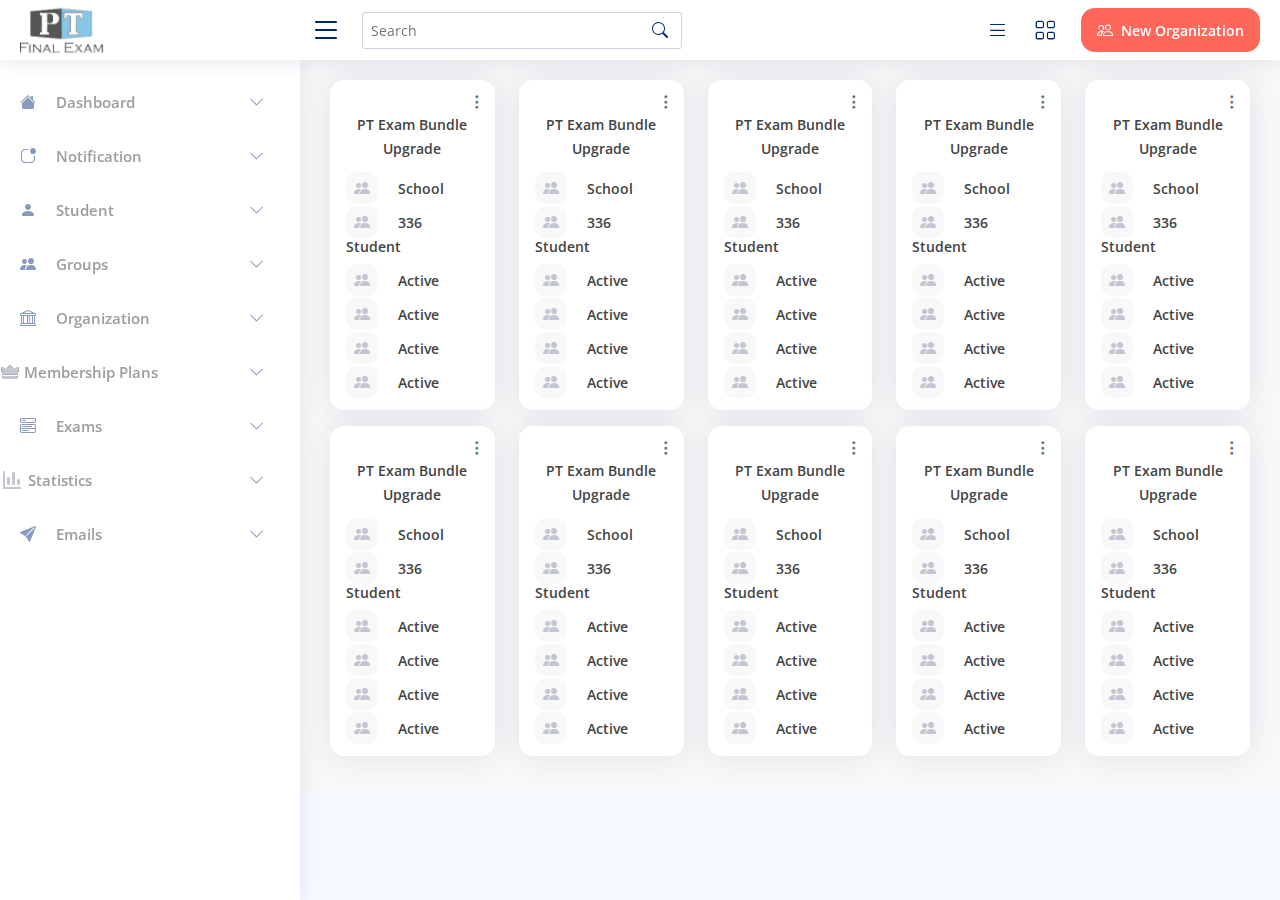
<file: page8.html>
<!DOCTYPE html>
<html lang="en">

<head>
    <meta charset="utf-8">
    <meta content="width=device-width, initial-scale=1.0" name="viewport">

    <title>PTFM</title>
    <meta content="" name="description">
    <meta content="" name="keywords">
    <!-- <link href="assets/img/favicon.png" rel="icon"> -->
    <link href="assets/img/apple-touch-icon.png" rel="apple-touch-icon">

    <link rel="preconnect" href="https://fonts.googleapis.com">
    <link rel="preconnect" href="https://fonts.gstatic.com" crossorigin>
    <link href="https://fonts.googleapis.com/css2?family=Open+Sans:wght@400;500;600;700;800&display=swap"
        rel="stylesheet">
    <link href="assets/vendor/bootstrap/css/bootstrap.min.css" rel="stylesheet">
    <link href="assets/vendor/bootstrap-icons/bootstrap-icons.css" rel="stylesheet">
    <link href="assets/vendor/boxicons/css/boxicons.min.css" rel="stylesheet">
    <link href="assets/vendor/remixicon/remixicon.css" rel="stylesheet">
    <link href="assets/vendor/simple-datatables/style.css" rel="stylesheet">

    <link href="assets/css/style.css" rel="stylesheet">

</head>

<body>

    <!-- ======= Header ======= -->
    <header id="header" class="header fixed-top d-flex align-items-center">

        <div class="d-flex align-items-center justify-content-between">
            <a href="index.html" class="logo d-flex align-items-center">
                <img src="assets/img/PT-Final-Exam-Logo.png" alt="">
                <!-- <span class="d-none d-lg-block">PT Final Exam</span> -->
            </a>
            <i class="bi bi-list toggle-sidebar-btn"></i>
        </div><!-- End Logo -->

        <div class="search-bar">
            <form class="search-form d-flex align-items-center" method="POST" action="#">
                <input type="text" name="query" placeholder="Search" title="Enter search keyword">
                <button type="submit" title="Search"><i class="bi bi-search"></i></button>
            </form>
        </div><!-- End Search Bar -->

        <nav class="header-nav ms-auto">
            <ul class="d-flex align-items-center">

                <li class="nav-item d-block d-lg-none">
                    <a class="nav-link nav-icon search-bar-toggle " href="#">
                        <i class="bi bi-search"></i>
                    </a>
                </li><!-- End Search Icon-->

                <li class="nav-item">

                    <a class="nav-link nav-icon">
                        <i class="bi bi-list"></i>
                    </a>

                </li>

                <li class="nav-item dropdown">

                    <a class="nav-link nav-icon">
                        <i class="bi bi-grid"></i>
                    </a>

                </li>

                <li class="nav-item add-new-btn">

                    <a class="nav-link nav-profile d-flex align-items-center pe-0" href="#">
                        <i class="bi bi-people"></i>
                        <span class="d-none d-md-block ps-2">New Organization</span>
                    </a>


                </li>

            </ul>
        </nav>

    </header><!-- End Header -->

    <!-- ======= Sidebar ======= -->
    <aside id="sidebar" class="sidebar ps-0">

        <ul class="sidebar-nav" id="sidebar-nav">


            <li class="nav-item">
                <a class="nav-link collapsed" data-bs-target="#dashboard-nav" data-bs-toggle="collapse" href="#">
                    <i class="bi bi-house-fill"></i><span>Dashboard</span><i class="bi bi-chevron-down ms-auto"></i>
                </a>
                <ul id="dashboard-nav" class="nav-content collapse " data-bs-parent="#sidebar-nav">
                    <li>
                        <a href="#">
                            <i class="bi bi-circle"></i><span>Sub menu</span>
                        </a>
                    </li>
                    <li>
                        <a href="#">
                            <i class="bi bi-circle"></i><span>Sub menu</span>
                        </a>
                    </li>
                    <li>
                        <a href="#">
                            <i class="bi bi-circle"></i><span>Sub menu</span>
                        </a>
                    </li>
                    <li>
                        <a href="#">
                            <i class="bi bi-circle"></i><span>Sub menu</span>
                        </a>
                    </li>
                    <li>
                        <a href="#">
                            <i class="bi bi-circle"></i><span>Sub menu</span>
                        </a>
                    </li>
                </ul>
            </li>
            <li class="nav-item">
                <a class="nav-link collapsed" data-bs-target="#notification-nav" data-bs-toggle="collapse" href="#">
                    <i class="bi bi-app-indicator"></i><span>Notification</span><i
                        class="bi bi-chevron-down ms-auto"></i>
                </a>
                <ul id="notification-nav" class="nav-content collapse " data-bs-parent="#sidebar-nav">
                    <li>
                        <a href="#">
                            <i class="bi bi-circle"></i><span>Sub menu</span>
                        </a>
                    </li>
                    <li>
                        <a href="#">
                            <i class="bi bi-circle"></i><span>Sub menu</span>
                        </a>
                    </li>
                </ul>
            </li>
            <li class="nav-item">
                <a class="nav-link collapsed" data-bs-target="#student-nav" data-bs-toggle="collapse" href="#">
                    <i class="bi bi-person-fill"></i> Student</span><i class="bi bi-chevron-down ms-auto"></i>
                </a>
                <ul id="student-nav" class="nav-content collapse " data-bs-parent="#sidebar-nav">
                    <li>
                        <a href="#">
                            <i class="bi bi-circle"></i><span>Sub menu</span>
                        </a>
                    </li>
                    <li>
                        <a href="#">
                            <i class="bi bi-circle"></i><span>Sub menu</span>
                        </a>
                    </li>
                </ul>
            </li>
            <li class="nav-item">
                <a class="nav-link collapsed" data-bs-target="#groups-nav" data-bs-toggle="collapse" href="#">
                    <i class="bi bi-people-fill"></i><span>Groups</span><i class="bi bi-chevron-down ms-auto"></i>
                </a>
                <ul id="groups-nav" class="nav-content collapse " data-bs-parent="#sidebar-nav">
                    <li>
                        <a href="#">
                            <i class="bi bi-circle"></i><span>Sub menu</span>
                        </a>
                    </li>
                    <li>
                        <a href="#">
                            <i class="bi bi-circle"></i><span>Sub menu</span>
                        </a>
                    </li>
                </ul>
            </li>
            <li class="nav-item">
                <a class="nav-link collapsed" data-bs-target="#organization-nav" data-bs-toggle="collapse" href="#">
                    <i class="bi bi-bank"></i><span>Organization</span><i class="bi bi-chevron-down ms-auto"></i>
                </a>
                <ul id="organization-nav" class="nav-content collapse " data-bs-parent="#sidebar-nav">
                    <li>
                        <a href="#">
                            <i class="bi bi-circle"></i><span>Sub menu</span>
                        </a>
                    </li>
                    <li>
                        <a href="#">
                            <i class="bi bi-circle"></i><span>Sub menu</span>
                        </a>
                    </li>
                </ul>
            </li>
            <li class="nav-item">
                <a class="nav-link collapsed" data-bs-target="#membership-nav" data-bs-toggle="collapse" href="#">
                    <img class="me-1" src="assets/img/premium.png" alt=""><span> Membership Plans</span> <i
                        class="bi bi-chevron-down ms-auto"></i>
                </a>
                <ul id="membership-nav" class="nav-content collapse " data-bs-parent="#sidebar-nav">
                    <li>
                        <a href="#">
                            <i class="bi bi-circle"></i><span>Sub menu</span>
                        </a>
                    </li>
                    <li>
                        <a href="#">
                            <i class="bi bi-circle"></i><span>Sub menu</span>
                        </a>
                    </li>
                </ul>
            </li>
            <li class="nav-item">
                <a class="nav-link collapsed" data-bs-target="#exams-nav" data-bs-toggle="collapse" href="#">
                    <i class="bi bi-menu-button-wide"></i><span>Exams</span><i class="bi bi-chevron-down ms-auto"></i>
                </a>
                <ul id="exams-nav" class="nav-content collapse " data-bs-parent="#sidebar-nav">
                    <li>
                        <a href="#">
                            <i class="bi bi-circle"></i><span>Sub menu</span>
                        </a>
                    </li>
                    <li>
                        <a href="#">
                            <i class="bi bi-circle"></i><span>Sub menu</span>
                        </a>
                    </li>
                </ul>
            </li>
            <li class="nav-item">
                <a class="nav-link collapsed" data-bs-target="#statistics-nav" data-bs-toggle="collapse" href="#">
                    <img class="me-1" src="assets/img/statistics.png" alt=""><span>Statistics</span><i
                        class="bi bi-chevron-down ms-auto"></i>
                </a>
                <ul id="statistics-nav" class="nav-content collapse " data-bs-parent="#sidebar-nav">
                    <li>
                        <a href="#">
                            <i class="bi bi-circle"></i><span>Sub menu</span>
                        </a>
                    </li>
                    <li>
                        <a href="#">
                            <i class="bi bi-circle"></i><span>Sub menu</span>
                        </a>
                    </li>
                </ul>
            </li>
            <li class="nav-item">
                <a class="nav-link collapsed" data-bs-target="#emails-nav" data-bs-toggle="collapse" href="#">
                    <i class="bi bi-send-fill"></i> <span>Emails</span><i class="bi bi-chevron-down ms-auto"></i>
                </a>
                <ul id="emails-nav" class="nav-content collapse " data-bs-parent="#sidebar-nav">
                    <li>
                        <a href="#">
                            <i class="bi bi-circle"></i><span>Sub menu</span>
                        </a>
                    </li>
                    <li>
                        <a href="login.html">
                            <i class="bi bi-circle"></i><span>Sub menu</span>
                        </a>
                    </li>
                </ul>
            </li>


        </ul>

    </aside><!-- End Sidebar-->

    <main id="main" class="main">


        <section class="section dashboard">
            <div class="row ">

                <div class="col-lg-2 col-md-4  col-half-offset mb-3">
                    <div class="groups bg-white pt-3 position-relative">
                        <a href="#" class="group-option"><i class="bi bi-three-dots-vertical text-secondary"></i></a>
                        <div class="text-center profile-img">

                            <div class="profile-name pt-3">
                                <span>PT Exam Bundle Upgrade</span>
                            </div>
                        </div>
                        <div class="p-3">
                            <div class="group-list"><i class="bi bi-people-fill me-3"></i> <span>School</span></div>
                            <div class="group-list"><i class="bi bi-people-fill me-3"></i> <span>336 Student</span>
                            </div>

                            <div class="group-list"><i class="bi bi-people-fill me-3"></i> <span>Active</span></div>
                            <div class="group-list"><i class="bi bi-people-fill me-3"></i> <span>Active</span></div>

                            <div class="group-list"><i class="bi bi-people-fill me-3"></i> <span>Active</span></div>
                            <div class="group-list"><i class="bi bi-people-fill me-3"></i> <span>Active</span></div>

                        </div>
                    </div>
                </div>

                <div class="col-lg-2 col-md-4  col-half-offset mb-3">
                    <div class="groups bg-white pt-3 position-relative">
                        <a href="#" class="group-option"><i class="bi bi-three-dots-vertical text-secondary"></i></a>
                        <div class="text-center profile-img">

                            <div class="profile-name pt-3">
                                <span>PT Exam Bundle Upgrade</span>
                            </div>
                        </div>
                        <div class="p-3">
                            <div class="group-list"><i class="bi bi-people-fill me-3"></i> <span>School</span></div>
                            <div class="group-list"><i class="bi bi-people-fill me-3"></i> <span>336 Student</span>
                            </div>
                            <div class="group-list"><i class="bi bi-people-fill me-3"></i> <span>Active</span></div>
                            <div class="group-list"><i class="bi bi-people-fill me-3"></i> <span>Active</span></div>
                            <div class="group-list"><i class="bi bi-people-fill me-3"></i> <span>Active</span></div>
                            <div class="group-list"><i class="bi bi-people-fill me-3"></i> <span>Active</span></div>

                        </div>
                    </div>
                </div>

                <div class="col-lg-2 col-md-4  col-half-offset mb-3">
                    <div class="groups bg-white pt-3 position-relative">
                        <a href="#" class="group-option"><i class="bi bi-three-dots-vertical text-secondary"></i></a>
                        <div class="text-center profile-img">

                            <div class="profile-name pt-3">
                                <span>PT Exam Bundle Upgrade</span>
                            </div>
                        </div>
                        <div class="p-3">
                            <div class="group-list"><i class="bi bi-people-fill me-3"></i> <span>School</span></div>
                            <div class="group-list"><i class="bi bi-people-fill me-3"></i> <span>336 Student</span>
                            </div>
                            <div class="group-list"><i class="bi bi-people-fill me-3"></i> <span>Active</span></div>
                            <div class="group-list"><i class="bi bi-people-fill me-3"></i> <span>Active</span></div>
                            <div class="group-list"><i class="bi bi-people-fill me-3"></i> <span>Active</span></div>
                            <div class="group-list"><i class="bi bi-people-fill me-3"></i> <span>Active</span></div>

                        </div>
                    </div>
                </div>

                <div class="col-lg-2 col-md-4  col-half-offset mb-3">
                    <div class="groups bg-white pt-3 position-relative">
                        <a href="#" class="group-option"><i class="bi bi-three-dots-vertical text-secondary"></i></a>
                        <div class="text-center profile-img">

                            <div class="profile-name pt-3">
                                <span>PT Exam Bundle Upgrade</span>
                            </div>
                        </div>
                        <div class="p-3">
                            <div class="group-list"><i class="bi bi-people-fill me-3"></i> <span>School</span></div>
                            <div class="group-list"><i class="bi bi-people-fill me-3"></i> <span>336 Student</span>
                            </div>
                            <div class="group-list"><i class="bi bi-people-fill me-3"></i> <span>Active</span></div>
                            <div class="group-list"><i class="bi bi-people-fill me-3"></i> <span>Active</span></div>
                            <div class="group-list"><i class="bi bi-people-fill me-3"></i> <span>Active</span></div>
                            <div class="group-list"><i class="bi bi-people-fill me-3"></i> <span>Active</span></div>

                        </div>
                    </div>
                </div>

                <div class="col-lg-2 col-md-4  col-half-offset mb-3">
                    <div class="groups bg-white pt-3 position-relative">
                        <a href="#" class="group-option"><i class="bi bi-three-dots-vertical text-secondary"></i></a>
                        <div class="text-center profile-img">

                            <div class="profile-name pt-3">
                                <span>PT Exam Bundle Upgrade</span>
                            </div>
                        </div>
                        <div class="p-3">
                            <div class="group-list"><i class="bi bi-people-fill me-3"></i> <span>School</span></div>
                            <div class="group-list"><i class="bi bi-people-fill me-3"></i> <span>336 Student</span>
                            </div>
                            <div class="group-list"><i class="bi bi-people-fill me-3"></i> <span>Active</span></div>
                            <div class="group-list"><i class="bi bi-people-fill me-3"></i> <span>Active</span></div>
                            <div class="group-list"><i class="bi bi-people-fill me-3"></i> <span>Active</span></div>
                            <div class="group-list"><i class="bi bi-people-fill me-3"></i> <span>Active</span></div>

                        </div>
                    </div>
                </div>

                <div class="col-lg-2 col-md-4  col-half-offset mb-3">
                    <div class="groups bg-white pt-3 position-relative">
                        <a href="#" class="group-option"><i class="bi bi-three-dots-vertical text-secondary"></i></a>
                        <div class="text-center profile-img">

                            <div class="profile-name pt-3">
                                <span>PT Exam Bundle Upgrade</span>
                            </div>
                        </div>
                        <div class="p-3">
                            <div class="group-list"><i class="bi bi-people-fill me-3"></i> <span>School</span></div>
                            <div class="group-list"><i class="bi bi-people-fill me-3"></i> <span>336 Student</span>
                            </div>
                            <div class="group-list"><i class="bi bi-people-fill me-3"></i> <span>Active</span></div>
                            <div class="group-list"><i class="bi bi-people-fill me-3"></i> <span>Active</span></div>
                            <div class="group-list"><i class="bi bi-people-fill me-3"></i> <span>Active</span></div>
                            <div class="group-list"><i class="bi bi-people-fill me-3"></i> <span>Active</span></div>

                        </div>
                    </div>
                </div>

                <div class="col-lg-2 col-md-4  col-half-offset mb-3">
                    <div class="groups bg-white pt-3 position-relative">
                        <a href="#" class="group-option"><i class="bi bi-three-dots-vertical text-secondary"></i></a>
                        <div class="text-center profile-img">

                            <div class="profile-name pt-3">
                                <span>PT Exam Bundle Upgrade</span>
                            </div>
                        </div>
                        <div class="p-3">
                            <div class="group-list"><i class="bi bi-people-fill me-3"></i> <span>School</span></div>
                            <div class="group-list"><i class="bi bi-people-fill me-3"></i> <span>336 Student</span>
                            </div>
                            <div class="group-list"><i class="bi bi-people-fill me-3"></i> <span>Active</span></div>
                            <div class="group-list"><i class="bi bi-people-fill me-3"></i> <span>Active</span></div>
                            <div class="group-list"><i class="bi bi-people-fill me-3"></i> <span>Active</span></div>
                            <div class="group-list"><i class="bi bi-people-fill me-3"></i> <span>Active</span></div>

                        </div>
                    </div>
                </div>

                <div class="col-lg-2 col-md-4  col-half-offset mb-3">
                    <div class="groups bg-white pt-3 position-relative">
                        <a href="#" class="group-option"><i class="bi bi-three-dots-vertical text-secondary"></i></a>
                        <div class="text-center profile-img">

                            <div class="profile-name pt-3">
                                <span>PT Exam Bundle Upgrade</span>
                            </div>
                        </div>
                        <div class="p-3">
                            <div class="group-list"><i class="bi bi-people-fill me-3"></i> <span>School</span></div>
                            <div class="group-list"><i class="bi bi-people-fill me-3"></i> <span>336 Student</span>
                            </div>
                            <div class="group-list"><i class="bi bi-people-fill me-3"></i> <span>Active</span></div>
                            <div class="group-list"><i class="bi bi-people-fill me-3"></i> <span>Active</span></div>
                            <div class="group-list"><i class="bi bi-people-fill me-3"></i> <span>Active</span></div>
                            <div class="group-list"><i class="bi bi-people-fill me-3"></i> <span>Active</span></div>

                        </div>
                    </div>
                </div>

                <div class="col-lg-2 col-md-4  col-half-offset mb-3">
                    <div class="groups bg-white pt-3 position-relative">
                        <a href="#" class="group-option"><i class="bi bi-three-dots-vertical text-secondary"></i></a>
                        <div class="text-center profile-img">

                            <div class="profile-name pt-3">
                                <span>PT Exam Bundle Upgrade</span>
                            </div>
                        </div>
                        <div class="p-3">
                            <div class="group-list"><i class="bi bi-people-fill me-3"></i> <span>School</span></div>
                            <div class="group-list"><i class="bi bi-people-fill me-3"></i> <span>336 Student</span>
                            </div>
                            <div class="group-list"><i class="bi bi-people-fill me-3"></i> <span>Active</span></div>
                            <div class="group-list"><i class="bi bi-people-fill me-3"></i> <span>Active</span></div>
                            <div class="group-list"><i class="bi bi-people-fill me-3"></i> <span>Active</span></div>
                            <div class="group-list"><i class="bi bi-people-fill me-3"></i> <span>Active</span></div>

                        </div>
                    </div>
                </div>

                <div class="col-lg-2 col-md-4  col-half-offset mb-3">
                    <div class="groups bg-white pt-3 position-relative">
                        <a href="#" class="group-option"><i class="bi bi-three-dots-vertical text-secondary"></i></a>
                        <div class="text-center profile-img">
                            <!-- img  -->
                            <div class="profile-name pt-3">
                                <span>PT Exam Bundle Upgrade</span>
                            </div>
                        </div>
                        <div class="p-3">
                            <div class="group-list"><i class="bi bi-people-fill me-3"></i> <span>School</span></div>
                            <div class="group-list"><i class="bi bi-people-fill me-3"></i> <span>336 Student</span>
                            </div>
                            <div class="group-list"><i class="bi bi-people-fill me-3"></i> <span>Active</span></div>
                            <div class="group-list"><i class="bi bi-people-fill me-3"></i> <span>Active</span></div>
                            <div class="group-list"><i class="bi bi-people-fill me-3"></i> <span>Active</span></div>
                            <div class="group-list"><i class="bi bi-people-fill me-3"></i> <span>Active</span></div>

                        </div>
                    </div>
                </div>



            </div>

        </section>

    </main><!-- End #main -->

    <!-- ======= Footer ======= -->


    <a href="#" class="back-to-top d-flex align-items-center justify-content-center"><i
            class="bi bi-arrow-up-short"></i></a>

    <!-- Vendor JS Files -->
    <script src="assets/vendor/bootstrap/js/bootstrap.bundle.min.js"></script>
    <script src="assets/vendor/quill/quill.min.js"></script>
    <script src="assets/vendor/simple-datatables/simple-datatables.js"></script>
    <script src="assets/vendor/tinymce/tinymce.min.js"></script>
    <script src="assets/vendor/php-email-form/validate.js"></script>

    <!-- Template Main JS File -->
    <script src="assets/js/main.js"></script>

</body>

</html>
</file>
<file: assets/vendor/simple-datatables/style.css>
.datatable-wrapper.no-header .datatable-container {
	border-top: 1px solid #d9d9d9;
}

.datatable-wrapper.no-footer .datatable-container {
	border-bottom: 1px solid #d9d9d9;
}

.datatable-top,
.datatable-bottom {
	padding: 8px 10px;
}

.datatable-top > nav:first-child,
.datatable-top > div:first-child,
.datatable-bottom > nav:first-child,
.datatable-bottom > div:first-child {
	float: left;
}

.datatable-top > nav:last-child,
.datatable-top > div:last-child,
.datatable-bottom > nav:last-child,
.datatable-bottom > div:last-child {
	float: right;
}

.datatable-selector {
	padding: 6px;
}

.datatable-input {
	padding: 6px 12px;
}

.datatable-info {
	margin: 7px 0;
}

/* PAGER */
.datatable-pagination ul {
	margin: 0;
	padding-left: 0;
}

.datatable-pagination li {
	list-style: none;
	float: left;
}

.datatable-pagination li.datatable-hidden {
    visibility: hidden;
}

.datatable-pagination a {
	border: 1px solid transparent;
	float: left;
	margin-left: 2px;
	padding: 6px 12px;
	position: relative;
	text-decoration: none;
	color: #333;
    cursor: pointer;
}

.datatable-pagination a:hover {
	background-color: #d9d9d9;
}

.datatable-pagination .datatable-active a,
.datatable-pagination .datatable-active a:focus,
.datatable-pagination .datatable-active a:hover {
	background-color: #d9d9d9;
	cursor: default;
}

.datatable-pagination .datatable-ellipsis a,
.datatable-pagination .datatable-disabled a,
.datatable-pagination .datatable-disabled a:focus,
.datatable-pagination .datatable-disabled a:hover {
    pointer-events: none;
    cursor: default;
}

.datatable-pagination .datatable-disabled a,
.datatable-pagination .datatable-disabled a:focus,
.datatable-pagination .datatable-disabled a:hover {
	cursor: not-allowed;
	opacity: 0.4;
}

.datatable-pagination .datatable-pagination a {
	font-weight: bold;
}

/* TABLE */
.datatable-table {
	max-width: 100%;
	width: 100%;
	border-spacing: 0;
	border-collapse: separate;
}

.datatable-table > tbody > tr > td,
.datatable-table > tbody > tr > th,
.datatable-table > tfoot > tr > td,
.datatable-table > tfoot > tr > th,
.datatable-table > thead > tr > td,
.datatable-table > thead > tr > th {
	vertical-align: top;
	padding: 8px 10px;
}

.datatable-table > thead > tr > th {
	vertical-align: bottom;
	text-align: left;
	border-bottom: 1px solid #d9d9d9;
}

.datatable-table > tfoot > tr > th {
	vertical-align: bottom;
	text-align: left;
	border-top: 1px solid #d9d9d9;
}

.datatable-table th {
	vertical-align: bottom;
	text-align: left;
}

.datatable-table th a {
	text-decoration: none;
	color: inherit;
}

.datatable-sorter, .datatable-filter {
	display: inline-block;
	height: 100%;
	position: relative;
	width: 100%;
}

.datatable-sorter::before,
.datatable-sorter::after {
	content: "";
	height: 0;
	width: 0;
	position: absolute;
	right: 4px;
	border-left: 4px solid transparent;
	border-right: 4px solid transparent;
	opacity: 0.2;
}


.datatable-sorter::before {
	border-top: 4px solid #000;
	bottom: 0px;
}

.datatable-sorter::after {
	border-bottom: 4px solid #000;
	border-top: 4px solid transparent;
	top: 0px;
}

.datatable-ascending .datatable-sorter::after,
.datatable-descending .datatable-sorter::before,
.datatable-ascending .datatable-filter::after,
.datatable-descending .datatable-filter::before {
	opacity: 0.6;
}

.datatable-filter::before {
    content: "";
    position: absolute;
    right: 4px;
    opacity: 0.2;
    width: 0;
    height: 0;
    border-left: 7px solid transparent;
    border-right: 7px solid transparent;
	border-radius: 50%;
    border-top: 10px solid #000;
    top: 25%;
}

.datatable-filter-active .datatable-filter::before {
    opacity: 0.6;
}

.datatable-empty {
	text-align: center;
}

.datatable-top::after, .datatable-bottom::after {
	clear: both;
	content: " ";
	display: table;
}

table.datatable-table:focus tr.datatable-cursor > td:first-child {
	border-left: 3px blue solid;
}

table.datatable-table:focus {
	outline: solid 1px black;
    outline-offset: -1px;
}
</file>
<file: assets/css/style.css>
/*--------------------------------------------------------------
# General
--------------------------------------------------------------*/
:root {
  scroll-behavior: smooth;
}

@font-face {
  font-family: 'Circular Std Medium';
  src: url('../fonts/CircularStd-Medium.eot');
  src: url('../fonts/CircularStd-Medium.eot?#iefix') format('embedded-opentype'),
      url('../fonts/CircularStd-Medium.woff2') format('woff2'),
      url('../fonts/CircularStd-Medium.woff') format('woff'),
      url('../fonts/CircularStd-Medium.ttf') format('truetype');
  font-weight: 500;
  font-style: normal;
  font-display: swap;
}

@font-face {
  font-family: 'Circular Std';
  src: url('../fonts/CircularStd-Black.eot');
  src: url('../fonts/CircularStd-Black.eot?#iefix') format('embedded-opentype'),
      url('../fonts/CircularStd-Black.woff2') format('woff2'),
      url('../fonts/CircularStd-Black.woff') format('woff'),
      url('../fonts/CircularStd-Black.ttf') format('truetype');
  font-weight: 900;
  font-style: normal;
  font-display: swap;
}

@font-face {
  font-family: 'Cairo Semibold';
  src: url('../fonts/Cairo-SemiBold.eot');
  src: url('../fonts/Cairo-SemiBold.eot?#iefix') format('embedded-opentype'),
      url('../fonts/Cairo-SemiBold.woff2') format('woff2'),
      url('../fonts/Cairo-SemiBold.woff') format('woff'),
      url('../fonts/Cairo-SemiBold.ttf') format('truetype');
  font-weight: 600;
  font-style: normal;
  font-display: swap;
}

body {
  font-family: "Open Sans", sans-serif;
  background: #f6f9ff;
  color: #444444;
}

a {
  color: #4154f1;
  text-decoration: none;
}

a:hover {
  color: #717ff5;
  text-decoration: none;
}

h1,
h2,
h3,
h4,
h5,
h6 {
  font-family: "Nunito", sans-serif;
}

/*--------------------------------------------------------------
# Main
--------------------------------------------------------------*/
#main {
  margin-top: 60px;
  padding: 20px 30px;
  transition: all 0.3s;
}

@media (max-width: 1199px) {
  #main {
    padding: 20px;
  }
}

/*--------------------------------------------------------------
# Page Title
--------------------------------------------------------------*/
.pagetitle {
  margin-bottom: 10px;
}

.pagetitle h1 {
  font-size: 24px;
  margin-bottom: 0;
  font-weight: 600;
  color: #012970;
}

/*--------------------------------------------------------------
# Back to top button
--------------------------------------------------------------*/
.back-to-top {
  position: fixed;
  visibility: hidden;
  opacity: 0;
  right: 15px;
  bottom: 15px;
  z-index: 99999;
  background: #ff675b;
  width: 40px;
  height: 40px;
  border-radius: 4px;
  transition: all 0.4s;
}

.back-to-top i {
  font-size: 24px;
  color: #fff;
  line-height: 0;
}

.back-to-top:hover {
  background: #6776f4;
  color: #fff;
}

.back-to-top.active {
  visibility: visible;
  opacity: 1;
}
.sky-light{
  color: #87C6E8;
}

/*--------------------------------------------------------------
# Override some default Bootstrap stylings
--------------------------------------------------------------*/
/* Dropdown menus */
.dropdown-menu {
  border-radius: 4px;
  padding: 10px 0;
  animation-name: dropdown-animate;
  animation-duration: 0.2s;
  animation-fill-mode: both;
  border: 0;
  box-shadow: 0 5px 30px 0 rgba(82, 63, 105, 0.2);
}

.dropdown-menu .dropdown-header,
.dropdown-menu .dropdown-footer {
  text-align: center;
  font-size: 15px;
  padding: 10px 25px;
}

.dropdown-menu .dropdown-footer a {
  color: #444444;
  text-decoration: underline;
}

.dropdown-menu .dropdown-footer a:hover {
  text-decoration: none;
}

.dropdown-menu .dropdown-divider {
  color: #a5c5fe;
  margin: 0;
}

.dropdown-menu .dropdown-item {
  font-size: 14px;
  padding: 10px 15px;
  transition: 0.3s;
}

.dropdown-menu .dropdown-item i {
  margin-right: 10px;
  font-size: 18px;
  line-height: 0;
}

.dropdown-menu .dropdown-item:hover {
  background-color: #f6f9ff;
}

@media (min-width: 768px) {
  .dropdown-menu-arrow::before {
    content: "";
    width: 13px;
    height: 13px;
    background: #fff;
    position: absolute;
    top: -7px;
    right: 20px;
    transform: rotate(45deg);
    border-top: 1px solid #eaedf1;
    border-left: 1px solid #eaedf1;
  }
}

@keyframes dropdown-animate {
  0% {
    opacity: 0;
  }

  100% {
    opacity: 1;
  }

  0% {
    opacity: 0;
  }
}

/* Light Backgrounds */
.bg-primary-light {
  background-color: #cfe2ff;
  border-color: #cfe2ff;
}

.bg-secondary-light {
  background-color: #e2e3e5;
  border-color: #e2e3e5;
}

.bg-success-light {
  background-color: #d1e7dd;
  border-color: #d1e7dd;
}

.bg-danger-light {
  background-color: #f8d7da;
  border-color: #f8d7da;
}

.bg-warning-light {
  background-color: #fff3cd;
  border-color: #fff3cd;
}

.bg-info-light {
  background-color: #cff4fc;
  border-color: #cff4fc;
}

.bg-dark-light {
  background-color: #d3d3d4;
  border-color: #d3d3d4;
}
.register{
  background: url('../img/baneer-left-img.png');
  background-repeat: no-repeat;
  background-size: 45%;
  background-position: left bottom;
  background-color: #87C6E8;
}
.register .card-body form label {
  font-size: 11px;
  color: #adacac;
}

.register form .forgot a{
  font-size: 11px;
}
.col-half-offset{
  width: 20%;
}
.register .register-overlay{
  background: #000000b0;
  height: 100%;
  background-size: cover;
  position: absolute;
  width: 100%;
}
.register .login{
  background-color: #87C6E8;
  border-color: #87C6E8;
  color: #fff;
  font-weight: 600;
}
.register .sign-up{
  background: #ef6868;
  border-color: #ef6868;
  color: #fff;
  font-weight: 600;
}
/* Card */
.card {
  margin-bottom: 30px;
  border: none;
  border-radius: 14px;
  box-shadow: 0px 0 30px rgba(1, 41, 112, 0.1);
}

.card-header,
.card-footer {
  border-color: #ebeef4;
  background-color: #fff;
  color: #798eb3;
  padding: 15px;
}

.card-title {
  padding: 20px 0 15px 0;
  font-size: 36px;
  font-weight: 700;
  color: #565656;
  font-family: 'Roboto', sans-serif;
}

.card-body p{
  font-family: 'Roboto', sans-serif;
  font-weight: 600;
}
.card-title span {
  color: #899bbd;
  font-size: 14px;
  font-weight: 400;
}

.card-body {
  padding: 0 20px 20px 20px;
}

.card-img-overlay {
  background-color: rgba(255, 255, 255, 0.6);
}

/* groups view  */
.dashboard .groups{
  box-shadow: 0px 0 30px rgba(1, 41, 112, 0.1);
  border-radius: 14px;
  max-width: 190px;
  margin: 0 auto;
}
.groups .group-option{
  position: absolute;
  right: 10px;
  top:10px;
}
.groups .group-list:not(:last-child){
  margin-bottom: 10px;
}
.groups .group-list i{
  background: #f8f8f8;
    border-radius: 34%;
    padding: 5px 8px;
    color: #c3c6d1;
}
.groups .group-list span{
  font-weight: 600;
  font-size: 14px;
}
.dashboard .groups .profile-img img{
  width: 97px;
}
@media (max-width: 900px) {
  .col-half-offset{
    width: 25%;
  }
}
.dashboard .groups .profile-name span{
  font-size: 14px;
  font-weight: 600;
}
.sidebar-nav .nav-item .active i:first-child {
  background: #ff675b;
  padding: 12px 15px;
  border-radius: 0 50% 50% 0;
  color: white !important;
  margin-right: 5px !important;
}
/* groups view end  */

/* Alerts */
.alert-heading {
  font-weight: 500;
  font-family: "Poppins", sans-serif;
  font-size: 20px;
}

/* Close Button */
.btn-close {
  background-size: 25%;
}

.btn-close:focus {
  outline: 0;
  box-shadow: none;
}

/* Accordion */
.accordion-item {
  border: 1px solid #ebeef4;
}

.accordion-button:focus {
  outline: 0;
  box-shadow: none;
}

.accordion-button:not(.collapsed) {
  color: #012970;
  background-color: #f6f9ff;
}

.accordion-flush .accordion-button {
  padding: 15px 0;
  background: none;
  border: 0;
}

.accordion-flush .accordion-button:not(.collapsed) {
  box-shadow: none;
  color: #4154f1;
}

.accordion-flush .accordion-body {
  padding: 0 0 15px 0;
  color: #3e4f6f;
  font-size: 15px;
}

/* Breadcrumbs */
.breadcrumb {
  font-size: 14px;
  font-family: "Nunito", sans-serif;
  color: #899bbd;
  font-weight: 600;
}

.breadcrumb a {
  color: #899bbd;
  transition: 0.3s;
}

.breadcrumb a:hover {
  color: #51678f;
}

.breadcrumb .breadcrumb-item::before {
  color: #899bbd;
}

.breadcrumb .active {
  color: #51678f;
  font-weight: 600;
}

/* Bordered Tabs */
.nav-tabs-bordered {
  border-bottom: 2px solid #ebeef4;
}

.nav-tabs-bordered .nav-link {
  margin-bottom: -2px;
  border: none;
  color: #2c384e;
}

.nav-tabs-bordered .nav-link:hover,
.nav-tabs-bordered .nav-link:focus {
  color: #4154f1;
}

.nav-tabs-bordered .nav-link.active {
  background-color: #fff;
  color: #4154f1;
  border-bottom: 2px solid #4154f1;
}

/*--------------------------------------------------------------
# Header
--------------------------------------------------------------*/
.logo {
  line-height: 1;
}

@media (min-width: 1200px) {
  .logo {
    width: 280px;
  }
}

.logo img {
  max-height: 55px;
  margin-right: 6px;
}

.logo span {
  font-size: 26px;
  font-weight: 700;
  color: #012970;
  font-family: "Nunito", sans-serif;
}

.header {
  transition: all 0.5s;
  z-index: 997;
  height: 60px;
  box-shadow: 0px 2px 20px rgba(1, 41, 112, 0.1);
  background-color: #fff;
  padding:0 20px;
  /* Toggle Sidebar Button */
  /* Search Bar */
}

.header .toggle-sidebar-btn {
  font-size: 32px;
  padding-left: 10px;
  cursor: pointer;
  color: #012970;
}

.header .search-bar {
  min-width: 360px;
  padding: 0 20px;
}

@media (max-width: 1199px) {
  .header .search-bar {
    position: fixed;
    top: 50px;
    left: 0;
    right: 0;
    padding: 20px;
    box-shadow: 0px 0px 15px 0px rgba(1, 41, 112, 0.1);
    background: white;
    z-index: 9999;
    transition: 0.3s;
    visibility: hidden;
    opacity: 0;
  }

  .header .search-bar-show {
    top: 60px;
    visibility: visible;
    opacity: 1;
  }
}

.header .search-form {
  width: 100%;
}

.header .search-form input {
  border: 0;
  font-size: 14px;
  color: #012970;
  border: 1px solid rgba(1, 41, 112, 0.2);
  padding: 7px 38px 7px 8px;
  border-radius: 3px;
  transition: 0.3s;
  width: 100%;
}

.header .search-form input:focus,
.header .search-form input:hover {
  outline: none;
  box-shadow: 0 0 10px 0 rgba(1, 41, 112, 0.15);
  border: 1px solid rgba(1, 41, 112, 0.3);
}

.header .search-form button {
  border: 0;
  padding: 0;
  margin-left: -30px;
  background: none;
}

.header .search-form button i {
  color: #012970;
}

/*--------------------------------------------------------------
# Header Nav
--------------------------------------------------------------*/
.header-nav ul {
  list-style: none;
}

.header-nav>ul {
  margin: 0;
  padding: 0;
}
.header .add-new-btn{
  background: #FF675B;
    padding: 10px 16px;
    border-radius: 14px;
}
.header .add-new-btn a{
 color: #fff;
}
.header-nav .nav-icon {
  font-size: 22px;
  color: #012970;
  margin-right: 25px;
  position: relative;
}

.header-nav .nav-profile {
  color: #012970;
}

.header-nav .nav-profile img {
  max-height: 36px;
}

.header-nav .nav-profile span {
  font-size: 14px;
  font-weight: 600;
}

.header-nav .badge-number {
  position: absolute;
  inset: -2px -5px auto auto;
  font-weight: normal;
  font-size: 12px;
  padding: 3px 6px;
}

.header-nav .notifications {
  inset: 8px -15px auto auto !important;
}

.header-nav .notifications .notification-item {
  display: flex;
  align-items: center;
  padding: 15px 10px;
  transition: 0.3s;
}

.header-nav .notifications .notification-item i {
  margin: 0 20px 0 10px;
  font-size: 24px;
}

.header-nav .notifications .notification-item h4 {
  font-size: 16px;
  font-weight: 600;
  margin-bottom: 5px;
}

.header-nav .notifications .notification-item p {
  font-size: 13px;
  margin-bottom: 3px;
  color: #919191;
}

.header-nav .notifications .notification-item:hover {
  background-color: #f6f9ff;
}

.header-nav .messages {
  inset: 8px -15px auto auto !important;
}

.header-nav .messages .message-item {
  padding: 15px 10px;
  transition: 0.3s;
}

.header-nav .messages .message-item a {
  display: flex;
}

.header-nav .messages .message-item img {
  margin: 0 20px 0 10px;
  max-height: 40px;
}

.header-nav .messages .message-item h4 {
  font-size: 16px;
  font-weight: 600;
  margin-bottom: 5px;
  color: #444444;
}

.header-nav .messages .message-item p {
  font-size: 13px;
  margin-bottom: 3px;
  color: #919191;
}

.header-nav .messages .message-item:hover {
  background-color: #f6f9ff;
}

.header-nav .profile {
  min-width: 240px;
  padding-bottom: 0;
  top: 8px !important;
}

.header-nav .profile .dropdown-header h6 {
  font-size: 18px;
  margin-bottom: 0;
  font-weight: 600;
  color: #444444;
}

.header-nav .profile .dropdown-header span {
  font-size: 14px;
}

.header-nav .profile .dropdown-item {
  font-size: 14px;
  padding: 10px 15px;
  transition: 0.3s;
}

.header-nav .profile .dropdown-item i {
  margin-right: 10px;
  font-size: 18px;
  line-height: 0;
}

.header-nav .profile .dropdown-item:hover {
  background-color: #f6f9ff;
}

/*--------------------------------------------------------------
# Sidebar
--------------------------------------------------------------*/
.sidebar {
  position: fixed;
  top: 60px;
  left: 0;
  bottom: 0;
  width: 300px;
  z-index: 996;
  transition: all 0.3s;
  padding: 20px;
  overflow-y: auto;
  scrollbar-width: thin;
  scrollbar-color: #aab7cf transparent;
  box-shadow: 0px 0px 20px rgba(1, 41, 112, 0.1);
  background-color: #fff;
}

@media (max-width: 1199px) {
  .sidebar {
    left: -300px;
  }
}

.sidebar::-webkit-scrollbar {
  width: 5px;
  height: 8px;
  background-color: #fff;
}

.sidebar::-webkit-scrollbar-thumb {
  background-color: #aab7cf;
}

@media (min-width: 1200px) {

  #main,
  #footer {
    margin-left: 300px;
    background: #f8f8f8;
  }
}

@media (max-width: 1199px) {
  .toggle-sidebar .sidebar {
    left: 0;
  }
}

@media (min-width: 1200px) {

  .toggle-sidebar #main,
  .toggle-sidebar #footer {
    margin-left: 0;
  }

  .toggle-sidebar .sidebar {
    left: -300px;
  }
}

.sidebar-nav {
  padding: 0;
  margin: 0;
  list-style: none;
}

.sidebar-nav li {
  padding: 0;
  margin: 0;
  list-style: none;
}

.sidebar-nav .nav-item {
  margin-bottom: 10px;
}

.sidebar-nav .nav-heading {
  font-size: 11px;
  text-transform: uppercase;
  color: #899bbd;
  font-weight: 600;
  margin: 10px 0 5px 15px;
}

.sidebar-nav .nav-link {
  display: flex;
  align-items: center;
  font-size: 15px;
  font-weight: 600;
  color: #000;
  transition: 0.3;
  background: #f6f9ff;
  padding: 10px 15px 10px 0;
  border-radius: 4px;
}

.sidebar-nav .nav-link i {
  font-size: 16px;
  margin-right: 20px;
  color: #000;
  padding-left: 20px;
}

.sidebar-nav .nav-link.collapsed {
  color: #9d9d9d;
  background: #fff;
}

.sidebar-nav .nav-link.collapsed i {
  color: #899bbd;
  padding-left: 20px !important;
}

.sidebar-nav .nav-link:hover {
  color: #000;
  background: #f6f9ff;
}

.sidebar-nav .nav-link:hover i {
  color: #565656;
}

.sidebar-nav .nav-link .bi-chevron-down {
  margin-right: 0;
  transition: transform 0.2s ease-in-out;
}

.sidebar-nav .nav-link:not(.collapsed) .bi-chevron-down {
  transform: rotate(180deg);
}

.sidebar-nav .nav-content {
  padding: 5px 0 0 0;
  margin: 0;
  list-style: none;
}

.sidebar-nav .nav-content a {
  display: flex;
  align-items: center;
  font-size: 14px;
  font-weight: 600;
  color: #012970;
  transition: 0.3;
  padding: 10px 0 10px 40px;
  transition: 0.3s;
}

.sidebar-nav .nav-content a i {
  font-size: 6px;
  margin-right: 8px;
  line-height: 0;
  border-radius: 50%;
}

.sidebar-nav .nav-content a:hover,
.sidebar-nav .nav-content a.active {
  color: #4154f1;
}

.sidebar-nav .nav-content a.active i {
  background-color: #4154f1;
}

/*--------------------------------------------------------------
# Dashboard
--------------------------------------------------------------*/
/* Filter dropdown */
.dashboard .filter {
  position: absolute;
  right: 0px;
  top: 15px;
}

.dashboard .filter .icon {
  color: #aab7cf;
  padding-right: 20px;
  padding-bottom: 5px;
  transition: 0.3s;
  font-size: 16px;
}

.dashboard .filter .icon:hover,
.dashboard .filter .icon:focus {
  color: #4154f1;
}

.dashboard .filter .dropdown-header {
  padding: 8px 15px;
}

.dashboard .filter .dropdown-header h6 {
  text-transform: uppercase;
  font-size: 14px;
  font-weight: 600;
  letter-spacing: 1px;
  color: #aab7cf;
  margin-bottom: 0;
  padding: 0;
}

.dashboard .filter .dropdown-item {
  padding: 8px 15px;
}

/* Info Cards */
.dashboard .info-card {
  padding-bottom: 10px;
}

.dashboard .info-card h6 {
  font-size: 28px;
  color: #012970;
  font-weight: 700;
  margin: 0;
  padding: 0;
}

.dashboard .card-icon {
  font-size: 32px;
  line-height: 0;
  width: 64px;
  height: 64px;
  flex-shrink: 0;
  flex-grow: 0;
}

.dashboard .sales-card .card-icon {
  color: #4154f1;
  background: #f6f6fe;
}

.dashboard .revenue-card .card-icon {
  color: #2eca6a;
  background: #e0f8e9;
}

.dashboard .customers-card .card-icon {
  color: #ff771d;
  background: #ffecdf;
}

/* Activity */
.dashboard .activity {
  font-size: 14px;
}

.dashboard .activity .activity-item .activite-label {
  color: #888;
  position: relative;
  flex-shrink: 0;
  flex-grow: 0;
  min-width: 64px;
}

.dashboard .activity .activity-item .activite-label::before {
  content: "";
  position: absolute;
  right: -11px;
  width: 4px;
  top: 0;
  bottom: 0;
  background-color: #eceefe;
}

.dashboard .activity .activity-item .activity-badge {
  margin-top: 3px;
  z-index: 1;
  font-size: 11px;
  line-height: 0;
  border-radius: 50%;
  flex-shrink: 0;
  border: 3px solid #fff;
  flex-grow: 0;
}

.dashboard .activity .activity-item .activity-content {
  padding-left: 10px;
  padding-bottom: 20px;
}

.dashboard .activity .activity-item:first-child .activite-label::before {
  top: 5px;
}

.dashboard .activity .activity-item:last-child .activity-content {
  padding-bottom: 0;
}

/* News & Updates */
.dashboard .news .post-item+.post-item {
  margin-top: 15px;
}

.dashboard .news img {
  width: 80px;
  float: left;
  border-radius: 5px;
}

.dashboard .news h4 {
  font-size: 15px;
  margin-left: 95px;
  font-weight: bold;
  margin-bottom: 5px;
}

.dashboard .news h4 a {
  color: #012970;
  transition: 0.3s;
}

.dashboard .news h4 a:hover {
  color: #4154f1;
}

.dashboard .news p {
  font-size: 14px;
  color: #777777;
  margin-left: 95px;
}

/* Recent Sales */
.dashboard .recent-sales {
  font-size: 14px;
}

.dashboard .recent-sales .table thead {
  background: #f6f6fe;
}

.dashboard .recent-sales .table thead th {
  border: 0;
}

.dashboard .recent-sales .dataTable-top {
  padding: 0 0 10px 0;
}

.dashboard .recent-sales .dataTable-bottom {
  padding: 10px 0 0 0;
}

/* Top Selling */
.dashboard .top-selling {
  font-size: 14px;
}

.dashboard .top-selling .table thead {
  background: #f6f6fe;
}

.dashboard .top-selling .table thead th {
  border: 0;
}

.dashboard .top-selling .table tbody td {
  vertical-align: middle;
}

.dashboard .top-selling img {
  border-radius: 5px;
  max-width: 60px;
}

/*--------------------------------------------------------------
# Icons list page
--------------------------------------------------------------*/
.iconslist {
  display: grid;
  max-width: 100%;
  grid-template-columns: repeat(auto-fit, minmax(180px, 1fr));
  gap: 1.25rem;
  padding-top: 15px;
}

.iconslist .icon {
  background-color: #fff;
  border-radius: 0.25rem;
  text-align: center;
  color: #012970;
  padding: 15px 0;
}

.iconslist i {
  margin: 0.25rem;
  font-size: 2.5rem;
}

.iconslist .label {
  font-family: var(--bs-font-monospace);
  display: inline-block;
  width: 100%;
  overflow: hidden;
  padding: 0.25rem;
  font-size: 12px;
  text-overflow: ellipsis;
  white-space: nowrap;
  color: #666;
}

/*--------------------------------------------------------------
# Profie Page
--------------------------------------------------------------*/
.profile .profile-card img {
  max-width: 120px;
}

.profile .profile-card h2 {
  font-size: 24px;
  font-weight: 700;
  color: #2c384e;
  margin: 10px 0 0 0;
}

.profile .profile-card h3 {
  font-size: 18px;
}

.profile .profile-card .social-links a {
  font-size: 20px;
  display: inline-block;
  color: rgba(1, 41, 112, 0.5);
  line-height: 0;
  margin-right: 10px;
  transition: 0.3s;
}

.profile .profile-card .social-links a:hover {
  color: #012970;
}

.profile .profile-overview .row {
  margin-bottom: 20px;
  font-size: 15px;
}

.profile .profile-overview .card-title {
  color: #012970;
}

.profile .profile-overview .label {
  font-weight: 600;
  color: rgba(1, 41, 112, 0.6);
}

.profile .profile-edit label {
  font-weight: 600;
  color: rgba(1, 41, 112, 0.6);
}

.profile .profile-edit img {
  max-width: 120px;
}

/*--------------------------------------------------------------
# F.A.Q Page
--------------------------------------------------------------*/
.faq .basic h6 {
  font-size: 18px;
  font-weight: 600;
  color: #4154f1;
}

.faq .basic p {
  color: #6980aa;
}

/*--------------------------------------------------------------
# Contact
--------------------------------------------------------------*/
.contact .info-box {
  padding: 28px 30px;
}

.contact .info-box i {
  font-size: 38px;
  line-height: 0;
  color: #4154f1;
}

.contact .info-box h3 {
  font-size: 20px;
  color: #012970;
  font-weight: 700;
  margin: 20px 0 10px 0;
}

.contact .info-box p {
  padding: 0;
  line-height: 24px;
  font-size: 14px;
  margin-bottom: 0;
}

.contact .php-email-form .error-message {
  display: none;
  color: #fff;
  background: #ed3c0d;
  text-align: left;
  padding: 15px;
  margin-bottom: 24px;
  font-weight: 600;
}

.contact .php-email-form .sent-message {
  display: none;
  color: #fff;
  background: #18d26e;
  text-align: center;
  padding: 15px;
  margin-bottom: 24px;
  font-weight: 600;
}

.contact .php-email-form .loading {
  display: none;
  background: #fff;
  text-align: center;
  padding: 15px;
  margin-bottom: 24px;
}

.contact .php-email-form .loading:before {
  content: "";
  display: inline-block;
  border-radius: 50%;
  width: 24px;
  height: 24px;
  margin: 0 10px -6px 0;
  border: 3px solid #18d26e;
  border-top-color: #eee;
  animation: animate-loading 1s linear infinite;
}

.contact .php-email-form input,
.contact .php-email-form textarea {
  border-radius: 0;
  box-shadow: none;
  font-size: 14px;
  border-radius: 0;
}

.contact .php-email-form input:focus,
.contact .php-email-form textarea:focus {
  border-color: #4154f1;
}

.contact .php-email-form input {
  padding: 10px 15px;
}

.contact .php-email-form textarea {
  padding: 12px 15px;
}

.contact .php-email-form button[type=submit] {
  background: #4154f1;
  border: 0;
  padding: 10px 30px;
  color: #fff;
  transition: 0.4s;
  border-radius: 4px;
}

.contact .php-email-form button[type=submit]:hover {
  background: #5969f3;
}

@keyframes animate-loading {
  0% {
    transform: rotate(0deg);
  }

  100% {
    transform: rotate(360deg);
  }
}

/*--------------------------------------------------------------
# Error 404
--------------------------------------------------------------*/
.error-404 {
  padding: 30px;
}

.error-404 h1 {
  font-size: 180px;
  font-weight: 700;
  color: #4154f1;
  margin-bottom: 0;
  line-height: 150px;
}

.error-404 h2 {
  font-size: 24px;
  font-weight: 700;
  color: #012970;
  margin-bottom: 30px;
}

.error-404 .btn {
  background: #51678f;
  color: #fff;
  padding: 8px 30px;
}

.error-404 .btn:hover {
  background: #3e4f6f;
}

@media (min-width: 992px) {
  .error-404 img {
    max-width: 50%;
  }
}

/*--------------------------------------------------------------
# Footer
--------------------------------------------------------------*/
.footer {
  padding: 20px 0;
  font-size: 14px;
  transition: all 0.3s;
  border-top: 1px solid #cddfff;
}

.footer .copyright {
  text-align: center;
  color: #012970;
}

.footer .credits {
  padding-top: 5px;
  text-align: center;
  font-size: 13px;
  color: #012970;
}
 /* examlist css */
.bg-number {
  background-color: #C4DFFF;
}
.bg-activelist {
  background-color: #00a16a57;
}
table.dataTable.table-striped>tbody>tr.odd>* {
  box-shadow: none;
}
</file>
